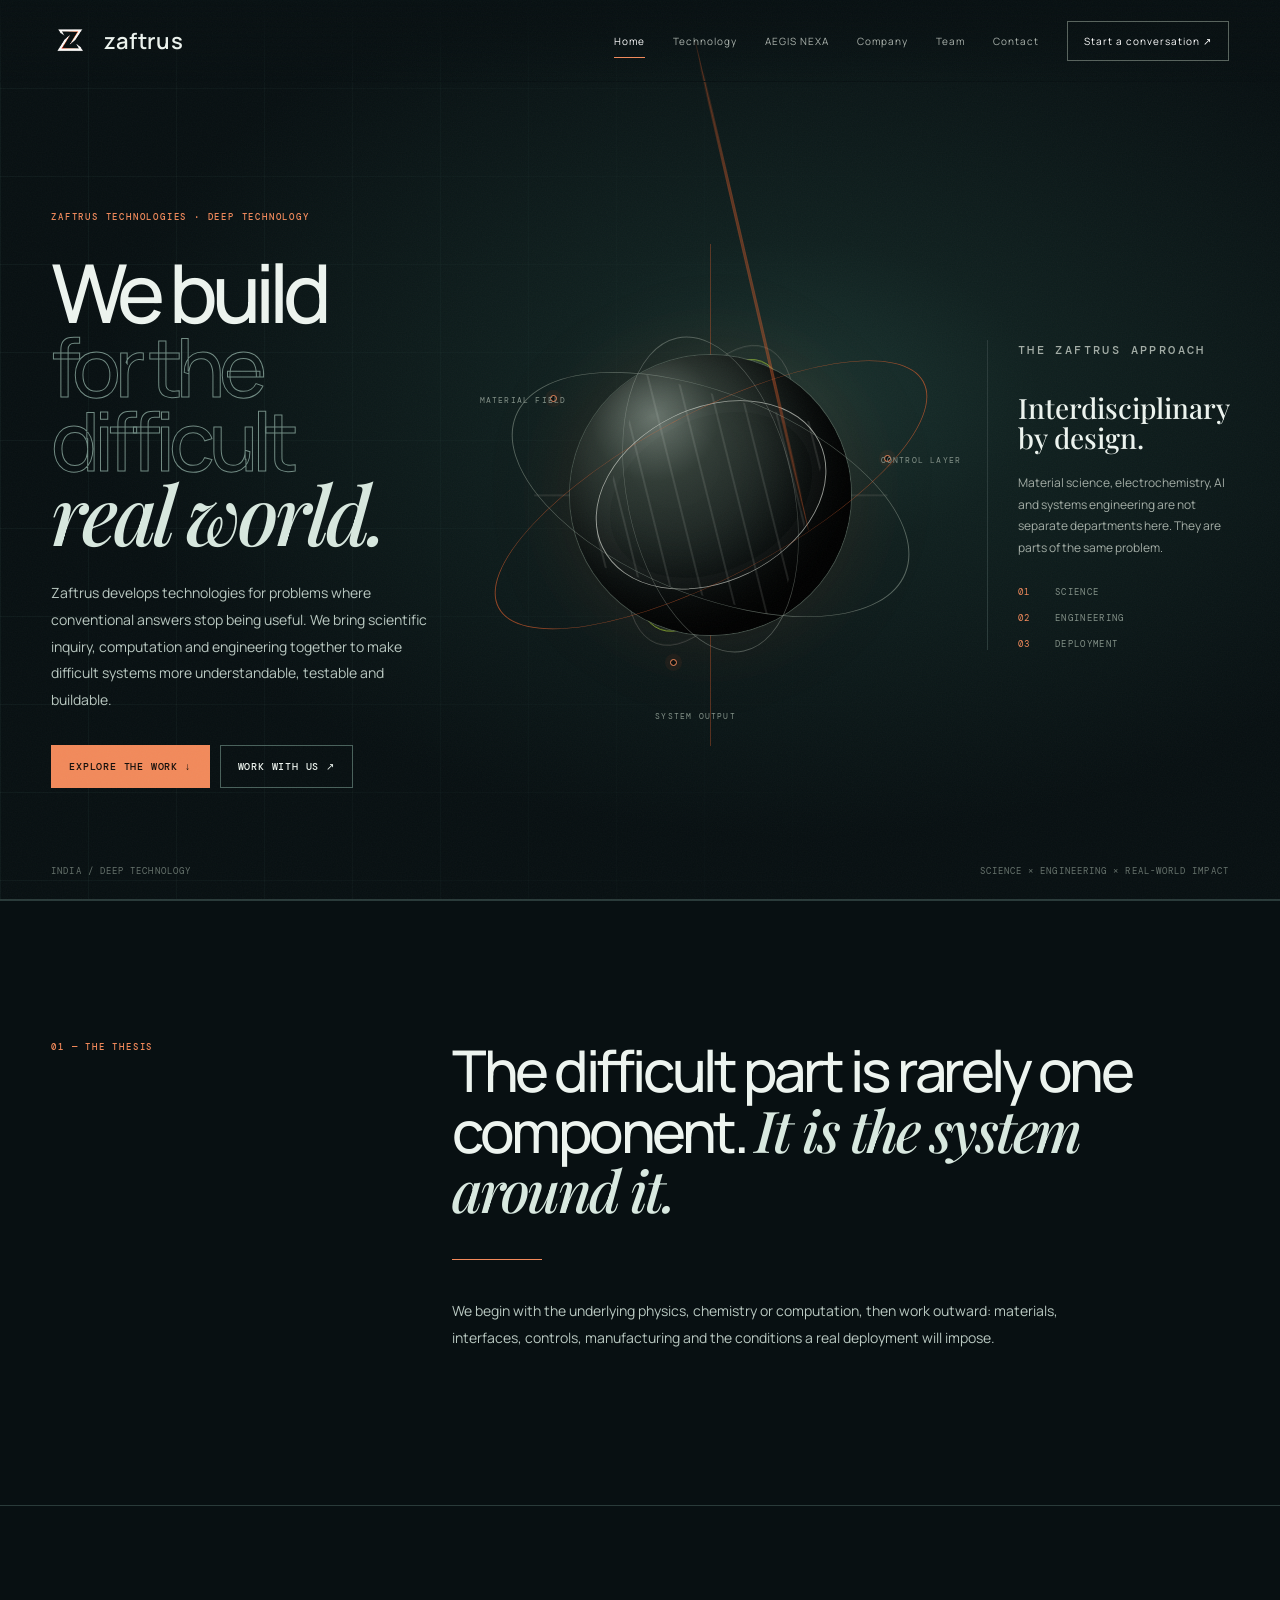
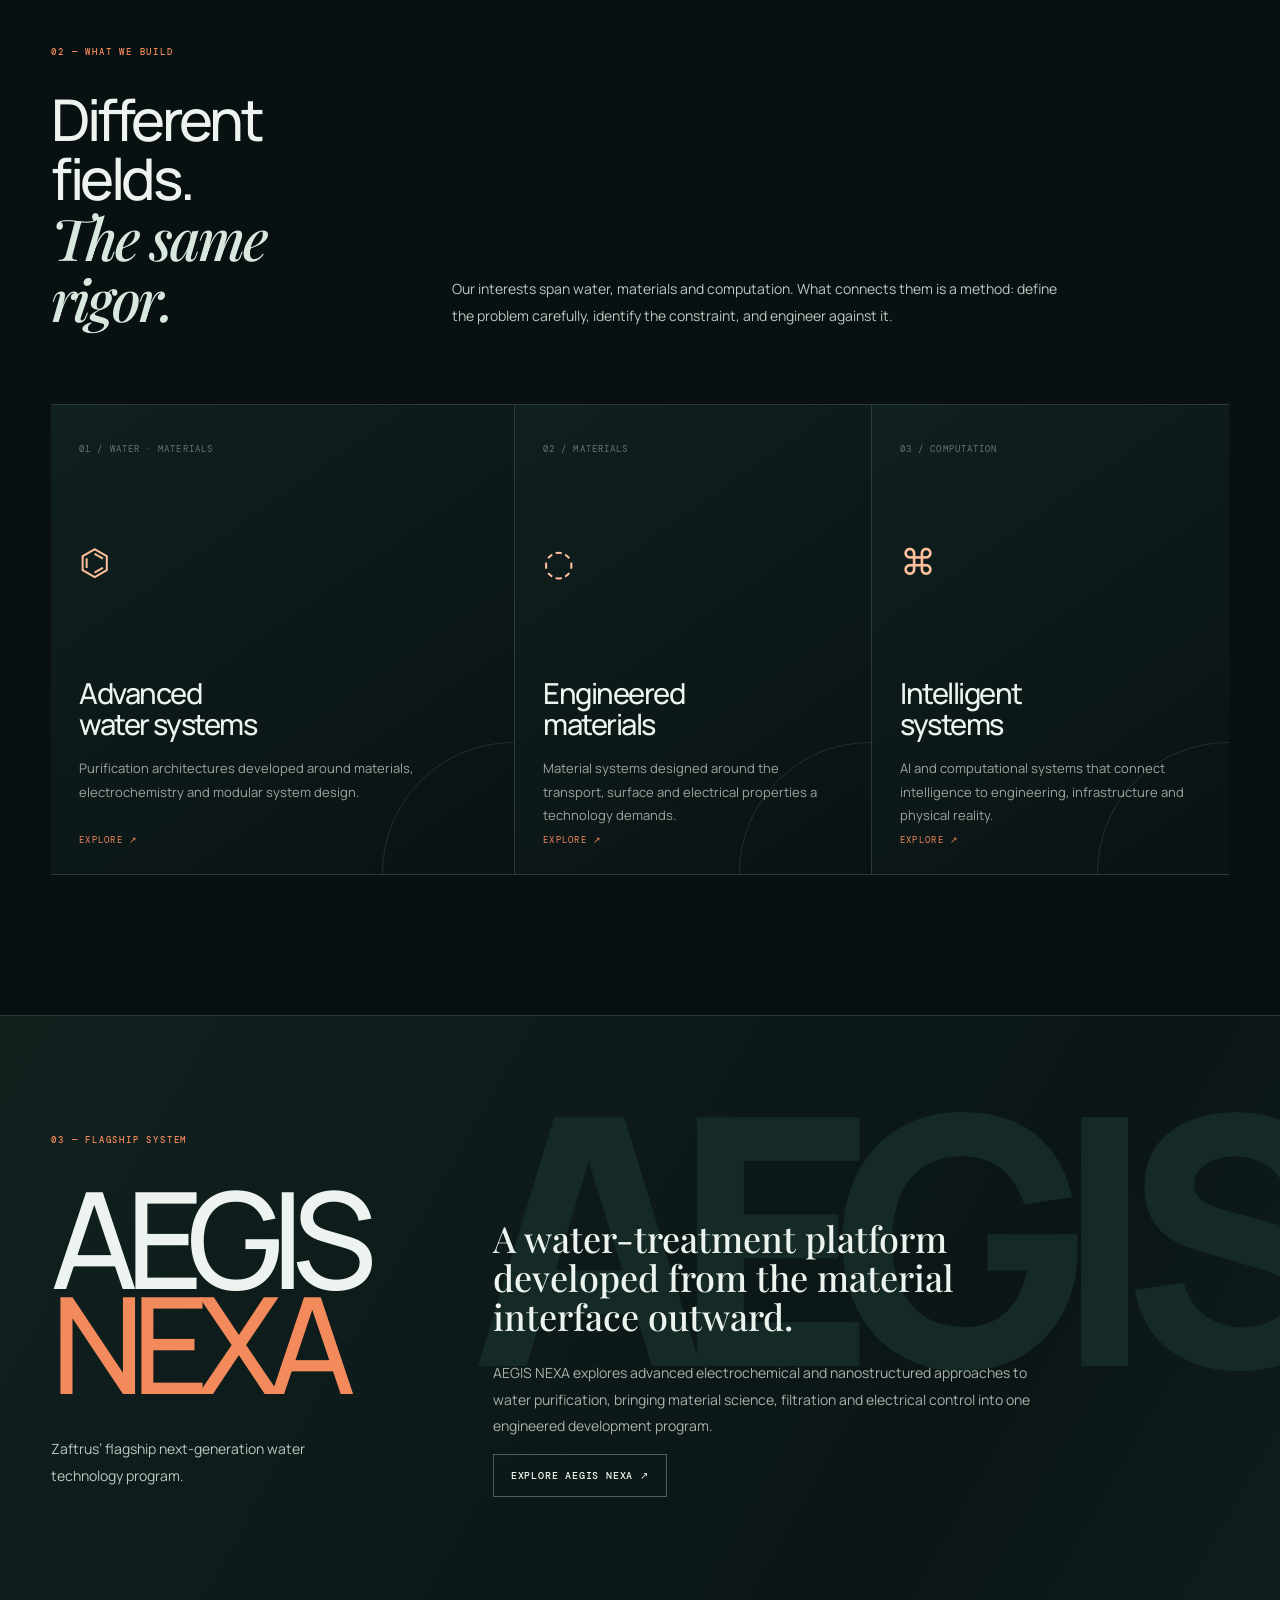
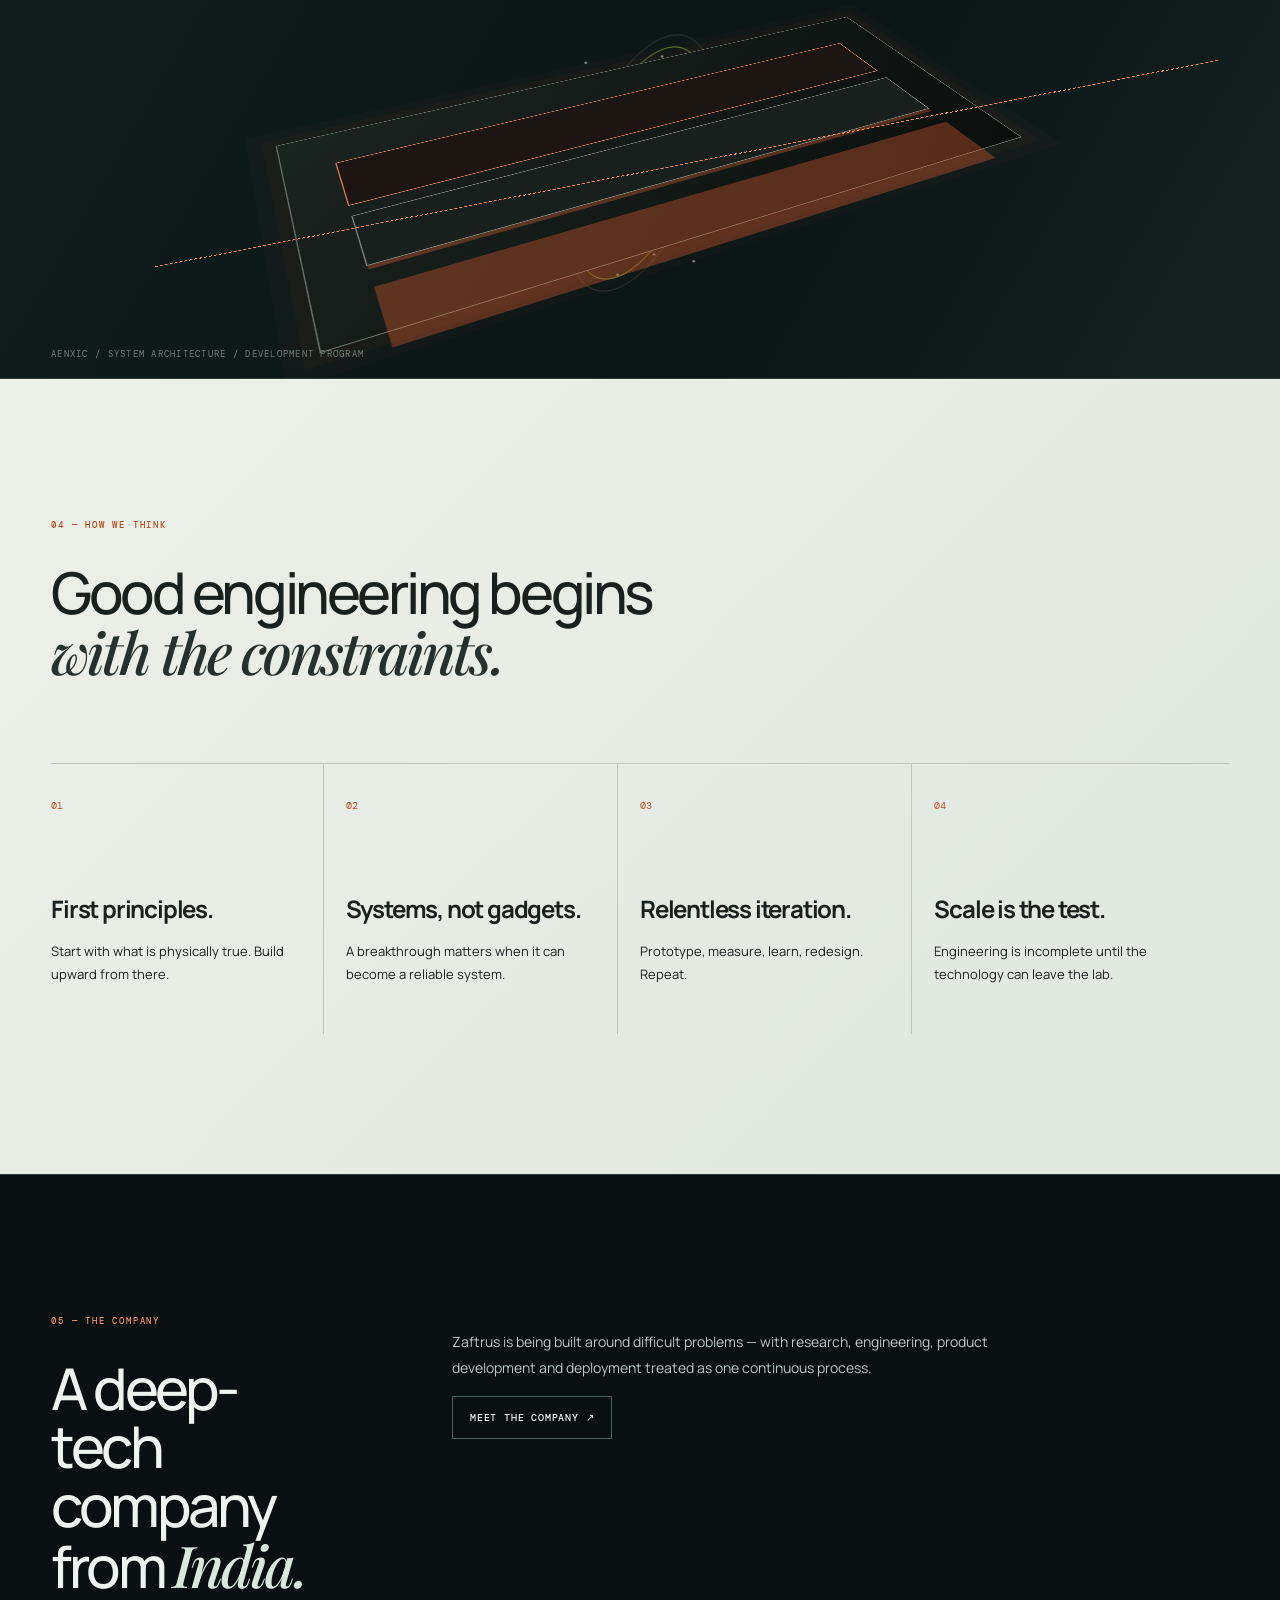
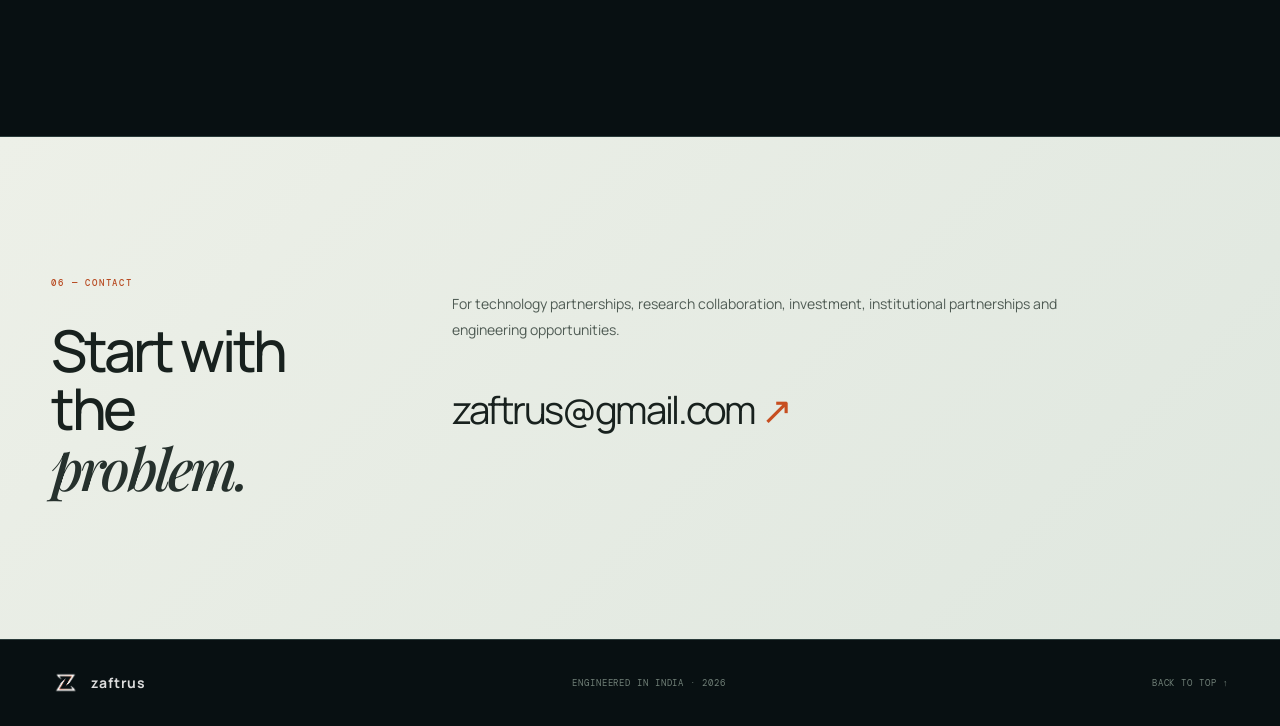
<file: index.html>
<!doctype html><html lang="en"><head><meta charset="utf-8"><meta name="viewport" content="width=device-width,initial-scale=1"><meta name="theme-color" content="#080a0b"><meta name="description" content="zaftrus — deep-tech systems for difficult problems."><link rel="icon" href="assets/zaftrus-emblem-small.png"><link rel="stylesheet" href="styles.css"><title>zaftrus</title><link rel="icon" type="image/png" href="favicon.png"></head><body><div class="noise"></div><div class="progress"></div><header class="nav"><a class="brand" href="index.html"><img src="assets/zaftrus-emblem.png" alt="zaftrus emblem"><span class="brand-name">zaftrus</span></a><nav class="navlinks"><a class="active" href="index.html">Home</a><a class="" href="technology.html">Technology</a><a class="" href="aegis-nexa.html">AEGIS NEXA</a><a class="" href="company.html">Company</a><a class="" href="team.html">Team</a><a class="" href="contact.html">Contact</a><a class="nav-cta" href="contact.html">Start a conversation ↗</a></nav><button class="menu" aria-label="Open menu" aria-expanded="false">☰</button></header><div class="mobile-panel"><a class="active" href="index.html">Home</a><a class="" href="technology.html">Technology</a><a class="" href="aegis-nexa.html">AEGIS NEXA</a><a class="" href="company.html">Company</a><a class="" href="team.html">Team</a><a class="" href="contact.html">Contact</a></div><main id="top"><section class="hero"><div class="hero-copy reveal"><p class="eyebrow">ZAFTRUS TECHNOLOGIES · DEEP TECHNOLOGY</p><h1>We build<br><span class="outline">for the difficult</span><br><span class="serif">real world.</span></h1><p class="lede">Zaftrus develops technologies for problems where conventional answers stop being useful. We bring scientific inquiry, computation and engineering together to make difficult systems more understandable, testable and buildable.</p><div class="actions"><a class="btn primary" href="#work">Explore the work ↓</a><a class="btn" href="contact.html">Work with us ↗</a></div></div><div class="hero-visual reveal"><canvas class="system-canvas" aria-label="Animated abstract engineering system visualization"></canvas><div class="orb"></div><div class="orbit"></div><div class="orbit o2"></div><div class="orbit o3"></div><span class="node n1"></span><span class="node n2"></span><span class="node n3"></span><span class="visual-label vl1">MATERIAL FIELD</span><span class="visual-label vl2">CONTROL LAYER</span><span class="visual-label vl3">SYSTEM OUTPUT</span></div><aside class="approach reveal"><p class="section-label">THE ZAFTRUS APPROACH</p><h3>Interdisciplinary by design.</h3><p>Material science, electrochemistry, AI and systems engineering are not separate departments here. They are parts of the same problem.</p><div class="approach-list"><div><b>01</b> SCIENCE</div><div><b>02</b> ENGINEERING</div><div><b>03</b> DEPLOYMENT</div></div></aside><div class="hero-meta"><span>INDIA / DEEP TECHNOLOGY</span><span>SCIENCE × ENGINEERING × REAL-WORLD IMPACT</span></div></section><section class="section split reveal"><div><p class="section-label">01 — THE THESIS</p></div><div><p class="display">The difficult part is rarely one component. <span class="serif">It is the system around it.</span></p><div class="rule"></div><p class="body">We begin with the underlying physics, chemistry or computation, then work outward: materials, interfaces, controls, manufacturing and the conditions a real deployment will impose.</p></div></section><section id="work" class="section reveal"><div class="work-head"><div><p class="section-label">02 — WHAT WE BUILD</p><p class="display">Different fields.<br><span class="serif">The same rigor.</span></p></div><p class="body">Our interests span water, materials and computation. What connects them is a method: define the problem carefully, identify the constraint, and engineer against it.</p></div><div class="work-grid"><a class="work-card" href="aegis-nexa.html"><span class="work-no">01 / WATER · MATERIALS</span><div class="work-icon">⌬</div><h3>Advanced<br>water systems</h3><p>Purification architectures developed around materials, electrochemistry and modular system design.</p><span class="work-link">EXPLORE ↗</span></a><a class="work-card" href="aegis-nexa/aenxic.html"><span class="work-no">02 / MATERIALS</span><div class="work-icon">◌</div><h3>Engineered<br>materials</h3><p>Material systems designed around the transport, surface and electrical properties a technology demands.</p><span class="work-link">EXPLORE ↗</span></a><a class="work-card" href="aegis-nexa/jarvis.html"><span class="work-no">03 / COMPUTATION</span><div class="work-icon">⌘</div><h3>Intelligent<br>systems</h3><p>AI and computational systems that connect intelligence to engineering, infrastructure and physical reality.</p><span class="work-link">EXPLORE ↗</span></a></div></section><section class="feature reveal"><div class="feature-grid"><div><p class="section-label">03 — FLAGSHIP SYSTEM</p><div class="feature-title">AEGIS<br><span>NEXA</span></div><p class="body">Zaftrus’ flagship next-generation water technology program.</p></div><div class="feature-copy"><h3>A water-treatment platform developed from the material interface outward.</h3><p class="body">AEGIS NEXA explores advanced electrochemical and nanostructured approaches to water purification, bringing material science, filtration and electrical control into one engineered development program.</p><a class="btn" href="aegis-nexa.html">Explore AEGIS NEXA ↗</a></div></div><div class="feature-visual"><canvas class="system-canvas" aria-label="Animated abstract system visualization"></canvas><div class="stack"></div><div class="flow-line"></div><span class="feature-note">AENXIC / SYSTEM ARCHITECTURE / DEVELOPMENT PROGRAM</span></div></section><section class="section light reveal"><p class="section-label">04 — HOW WE THINK</p><p class="display">Good engineering begins<br><span class="serif">with the constraints.</span></p><div class="principle-grid"><div class="principle"><span class="num">01</span><h3>First principles.</h3><p>Start with what is physically true. Build upward from there.</p></div><div class="principle"><span class="num">02</span><h3>Systems, not gadgets.</h3><p>A breakthrough matters when it can become a reliable system.</p></div><div class="principle"><span class="num">03</span><h3>Relentless iteration.</h3><p>Prototype, measure, learn, redesign. Repeat.</p></div><div class="principle"><span class="num">04</span><h3>Scale is the test.</h3><p>Engineering is incomplete until the technology can leave the lab.</p></div></div></section><section class="section split reveal"><div><p class="section-label">05 — THE COMPANY</p><p class="display">A deep-tech company from <span class="serif">India.</span></p></div><div><p class="body">Zaftrus is being built around difficult problems — with research, engineering, product development and deployment treated as one continuous process.</p><a class="btn" href="company.html">Meet the company ↗</a></div></section><section class="section light contact-grid reveal"><div><p class="section-label">06 — CONTACT</p><p class="display">Start with the<br><span class="serif">problem.</span></p></div><div><p class="body">For technology partnerships, research collaboration, investment, institutional partnerships and engineering opportunities.</p><a class="mail" href="mailto:zaftrus@gmail.com">zaftrus@gmail.com <span>↗</span></a></div></section></main><footer><a class="footer-brand" href="index.html"><img src="assets/zaftrus-emblem.png" alt=""><strong>zaftrus</strong></a><span class="footer-copy">ENGINEERED IN INDIA · 2026</span><a class="top" href="#top">BACK TO TOP ↑</a></footer><script src="script.js"></script></body></html>
</file>
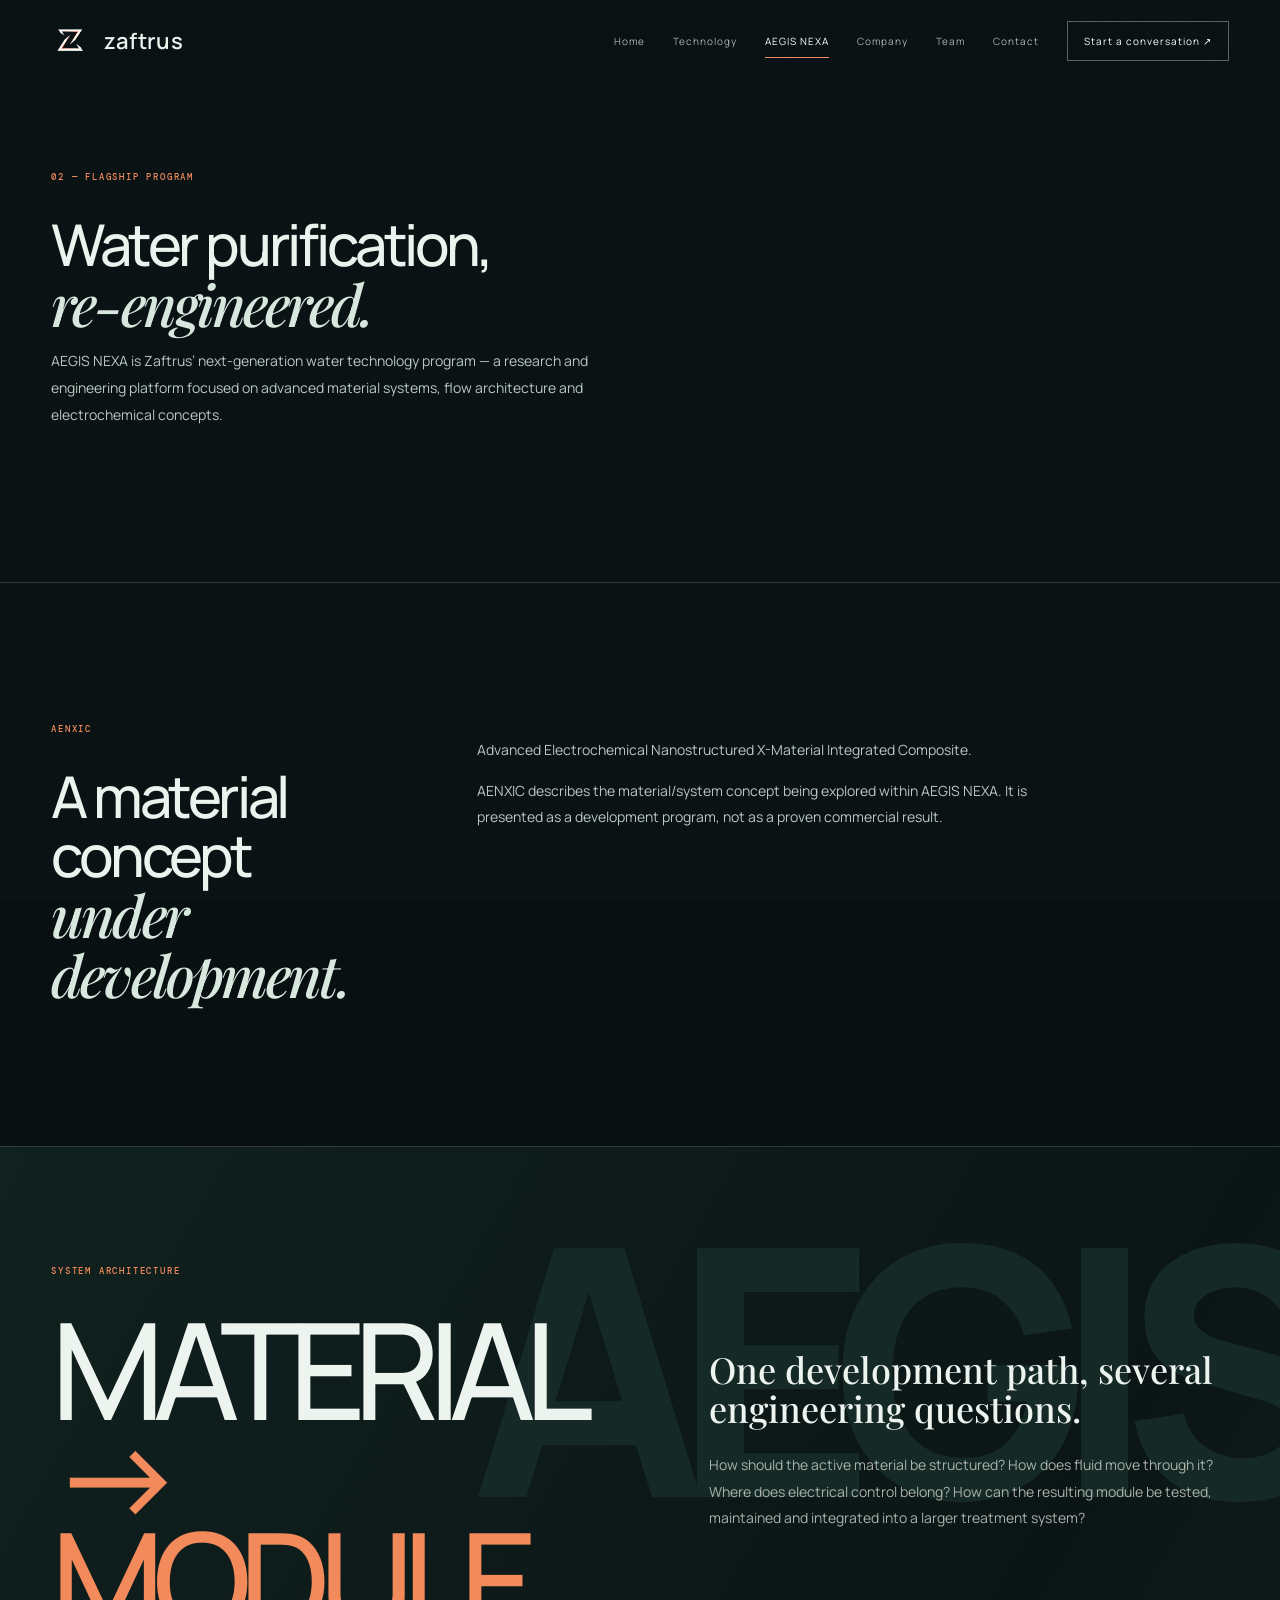
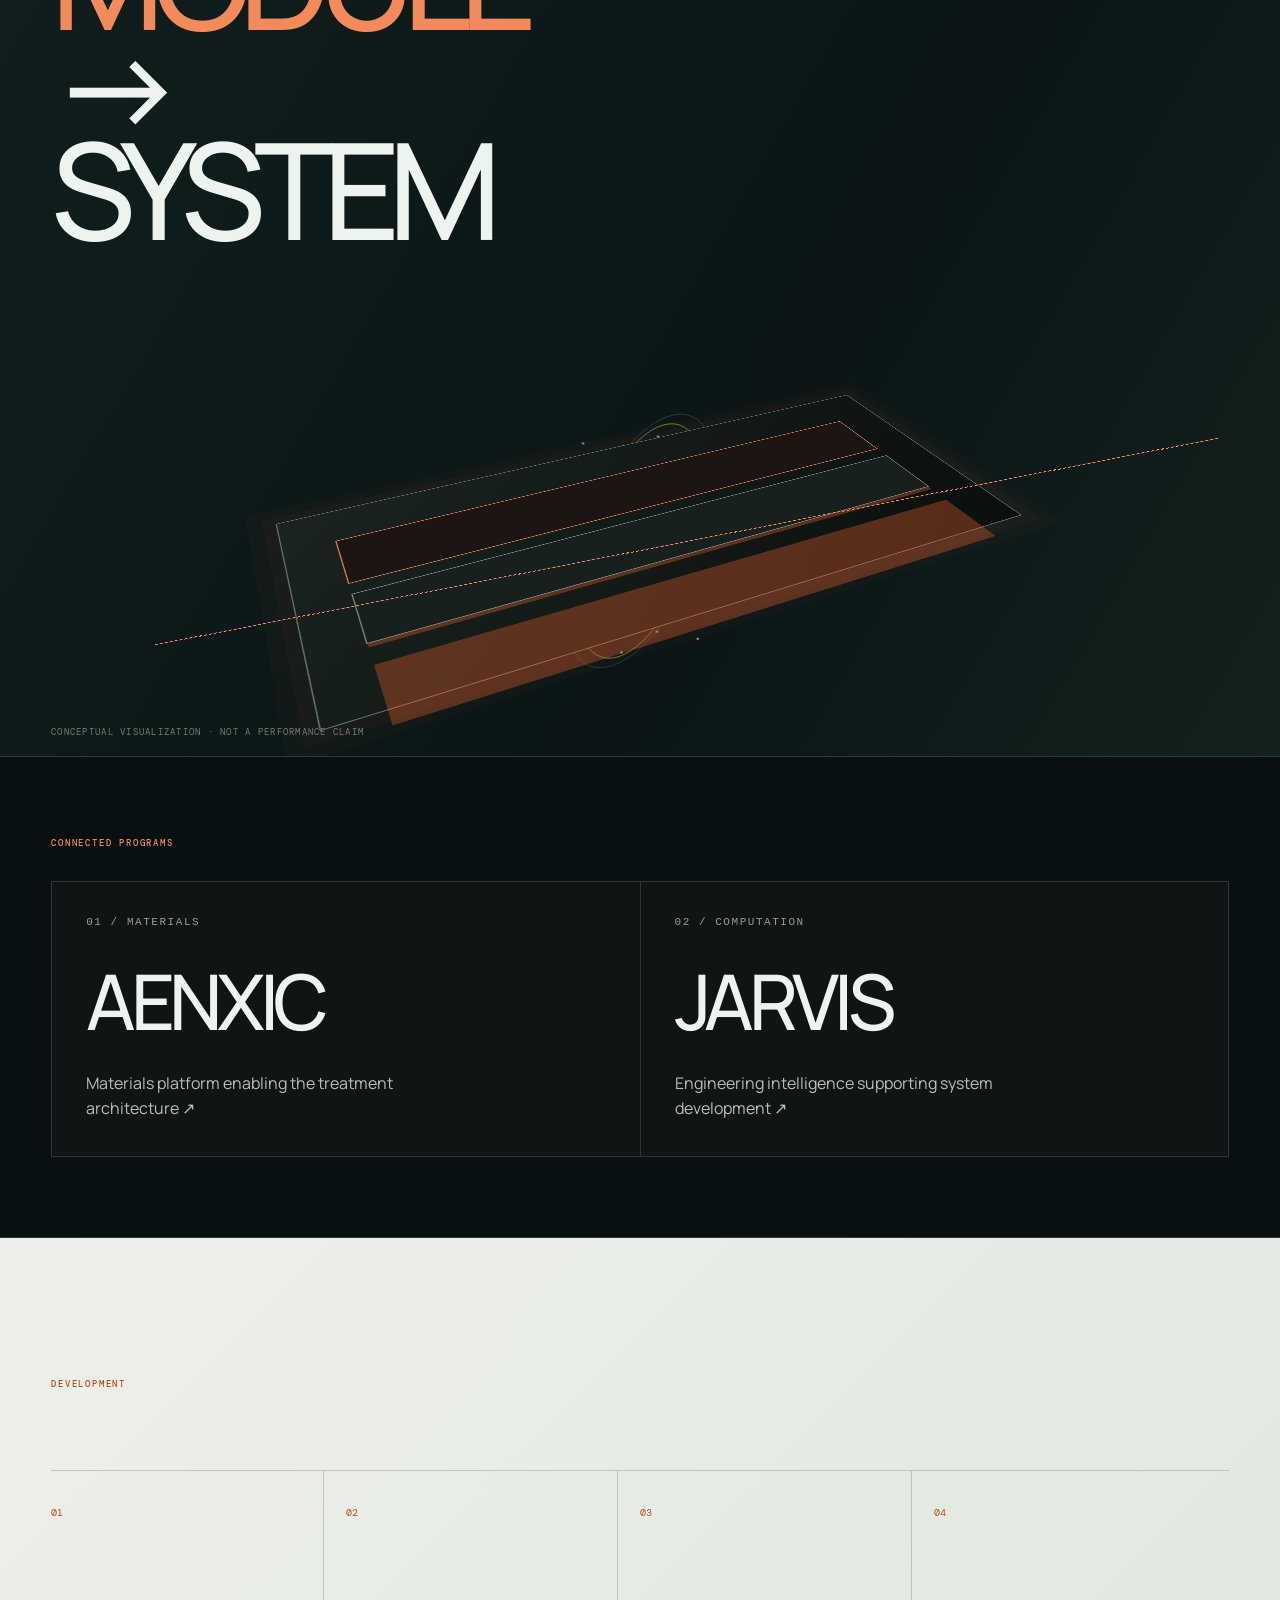
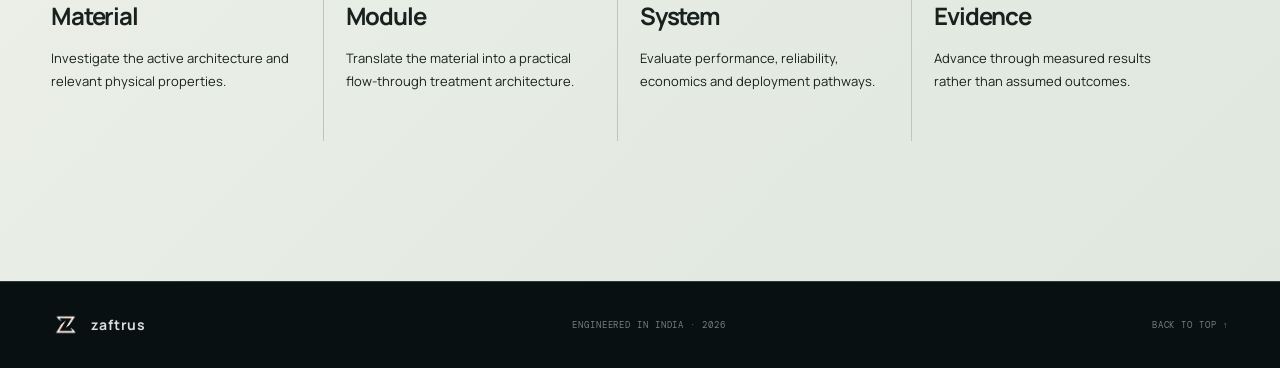
<file: aegis-nexa.html>
<!doctype html><html lang="en"><head><meta charset="utf-8"><meta name="viewport" content="width=device-width,initial-scale=1"><meta name="theme-color" content="#080a0b"><meta name="description" content="zaftrus — deep-tech systems for difficult problems."><link rel="icon" href="assets/zaftrus-emblem-small.png"><link rel="stylesheet" href="styles.css"><title>AEGIS NEXA — zaftrus</title></head><body><div class="noise"></div><div class="progress"></div><header class="nav"><a class="brand" href="index.html"><img src="assets/zaftrus-emblem.png" alt="zaftrus emblem"><span class="brand-name">zaftrus</span></a><nav class="navlinks"><a class="" href="index.html">Home</a><a class="" href="technology.html">Technology</a><a class="active" href="aegis-nexa.html">AEGIS NEXA</a><a class="" href="company.html">Company</a><a class="" href="team.html">Team</a><a class="" href="contact.html">Contact</a><a class="nav-cta" href="contact.html">Start a conversation ↗</a></nav><button class="menu" aria-label="Open menu" aria-expanded="false">☰</button></header><div class="mobile-panel"><a class="" href="index.html">Home</a><a class="" href="technology.html">Technology</a><a class="active" href="aegis-nexa.html">AEGIS NEXA</a><a class="" href="company.html">Company</a><a class="" href="team.html">Team</a><a class="" href="contact.html">Contact</a></div><main id="top"><section class="section" style="padding-top:170px"><p class="section-label">02 — FLAGSHIP PROGRAM</p><p class="display">Water purification,<br><span class="serif">re-engineered.</span></p><p class="body">AEGIS NEXA is Zaftrus’ next-generation water technology program — a research and engineering platform focused on advanced material systems, flow architecture and electrochemical concepts.</p></section><section class="section split"><div><p class="section-label">AENXIC</p><p class="display">A material concept<br><span class="serif">under development.</span></p></div><div><p class="body">Advanced Electrochemical Nanostructured X-Material Integrated Composite.</p><p class="body">AENXIC describes the material/system concept being explored within AEGIS NEXA. It is presented as a development program, not as a proven commercial result.</p></div></section><section class="feature"><div class="feature-grid"><div><p class="section-label">SYSTEM ARCHITECTURE</p><div class="feature-title">MATERIAL<br><span>→ MODULE</span><br>→ SYSTEM</div></div><div class="feature-copy"><h3>One development path, several engineering questions.</h3><p class="body">How should the active material be structured? How does fluid move through it? Where does electrical control belong? How can the resulting module be tested, maintained and integrated into a larger treatment system?</p></div></div><div class="feature-visual"><canvas class="system-canvas" aria-label="Animated abstract system visualization"></canvas><div class="stack"></div><div class="flow-line"></div><span class="feature-note">CONCEPTUAL VISUALIZATION · NOT A PERFORMANCE CLAIM</span></div></section><section class="section related-programs"><p class="section-label">CONNECTED PROGRAMS</p><div class="related-grid"><a class="related-link" href="aegis-nexa/aenxic.html"><span>01 / MATERIALS</span><strong>AENXIC</strong><em>Materials platform enabling the treatment architecture ↗</em></a><a class="related-link" href="aegis-nexa/jarvis.html"><span>02 / COMPUTATION</span><strong>JARVIS</strong><em>Engineering intelligence supporting system development ↗</em></a></div></section><section class="section light"><p class="section-label">DEVELOPMENT</p><div class="principle-grid"><div class="principle"><span class="num">01</span><h3>Material</h3><p>Investigate the active architecture and relevant physical properties.</p></div><div class="principle"><span class="num">02</span><h3>Module</h3><p>Translate the material into a practical flow-through treatment architecture.</p></div><div class="principle"><span class="num">03</span><h3>System</h3><p>Evaluate performance, reliability, economics and deployment pathways.</p></div><div class="principle"><span class="num">04</span><h3>Evidence</h3><p>Advance through measured results rather than assumed outcomes.</p></div></div></section></main><footer><a class="footer-brand" href="index.html"><img src="assets/zaftrus-emblem.png" alt=""><strong>zaftrus</strong></a><span class="footer-copy">ENGINEERED IN INDIA · 2026</span><a class="top" href="#top">BACK TO TOP ↑</a></footer><script src="script.js"></script></body></html>
</file>
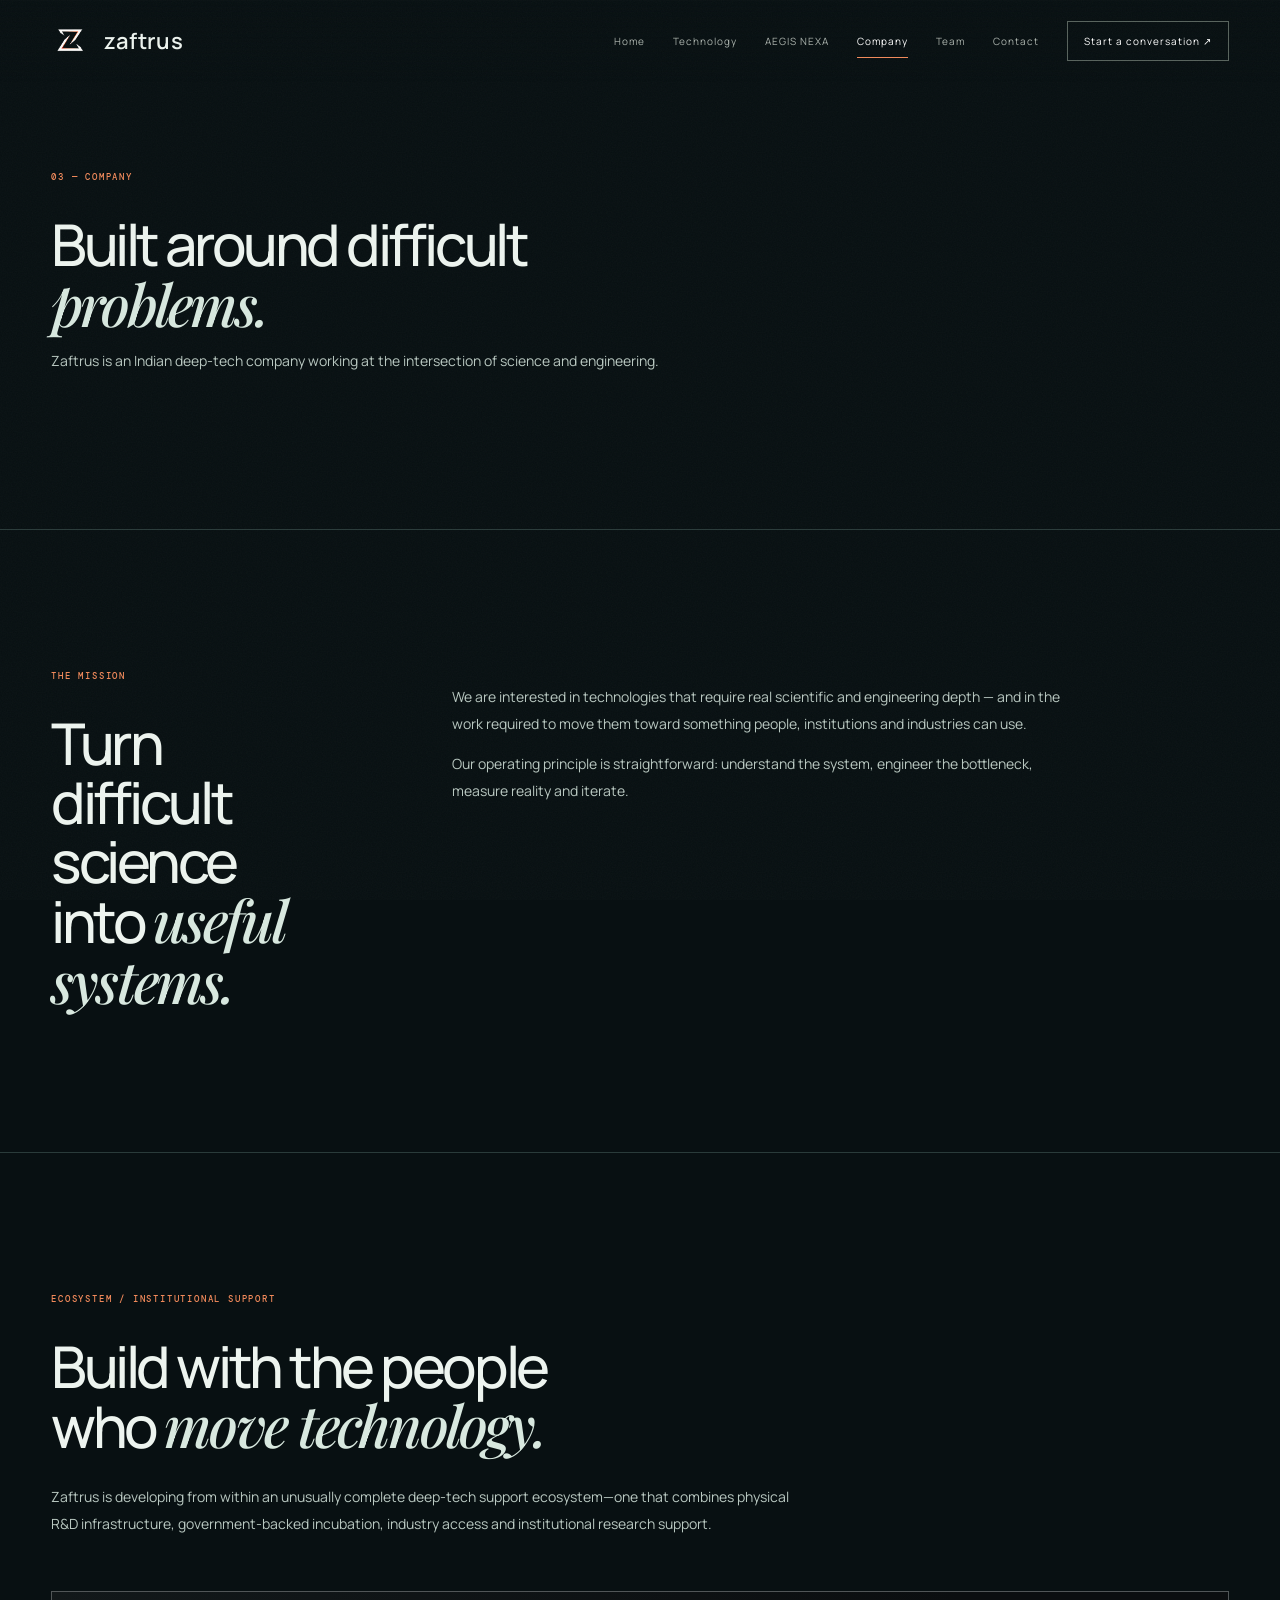
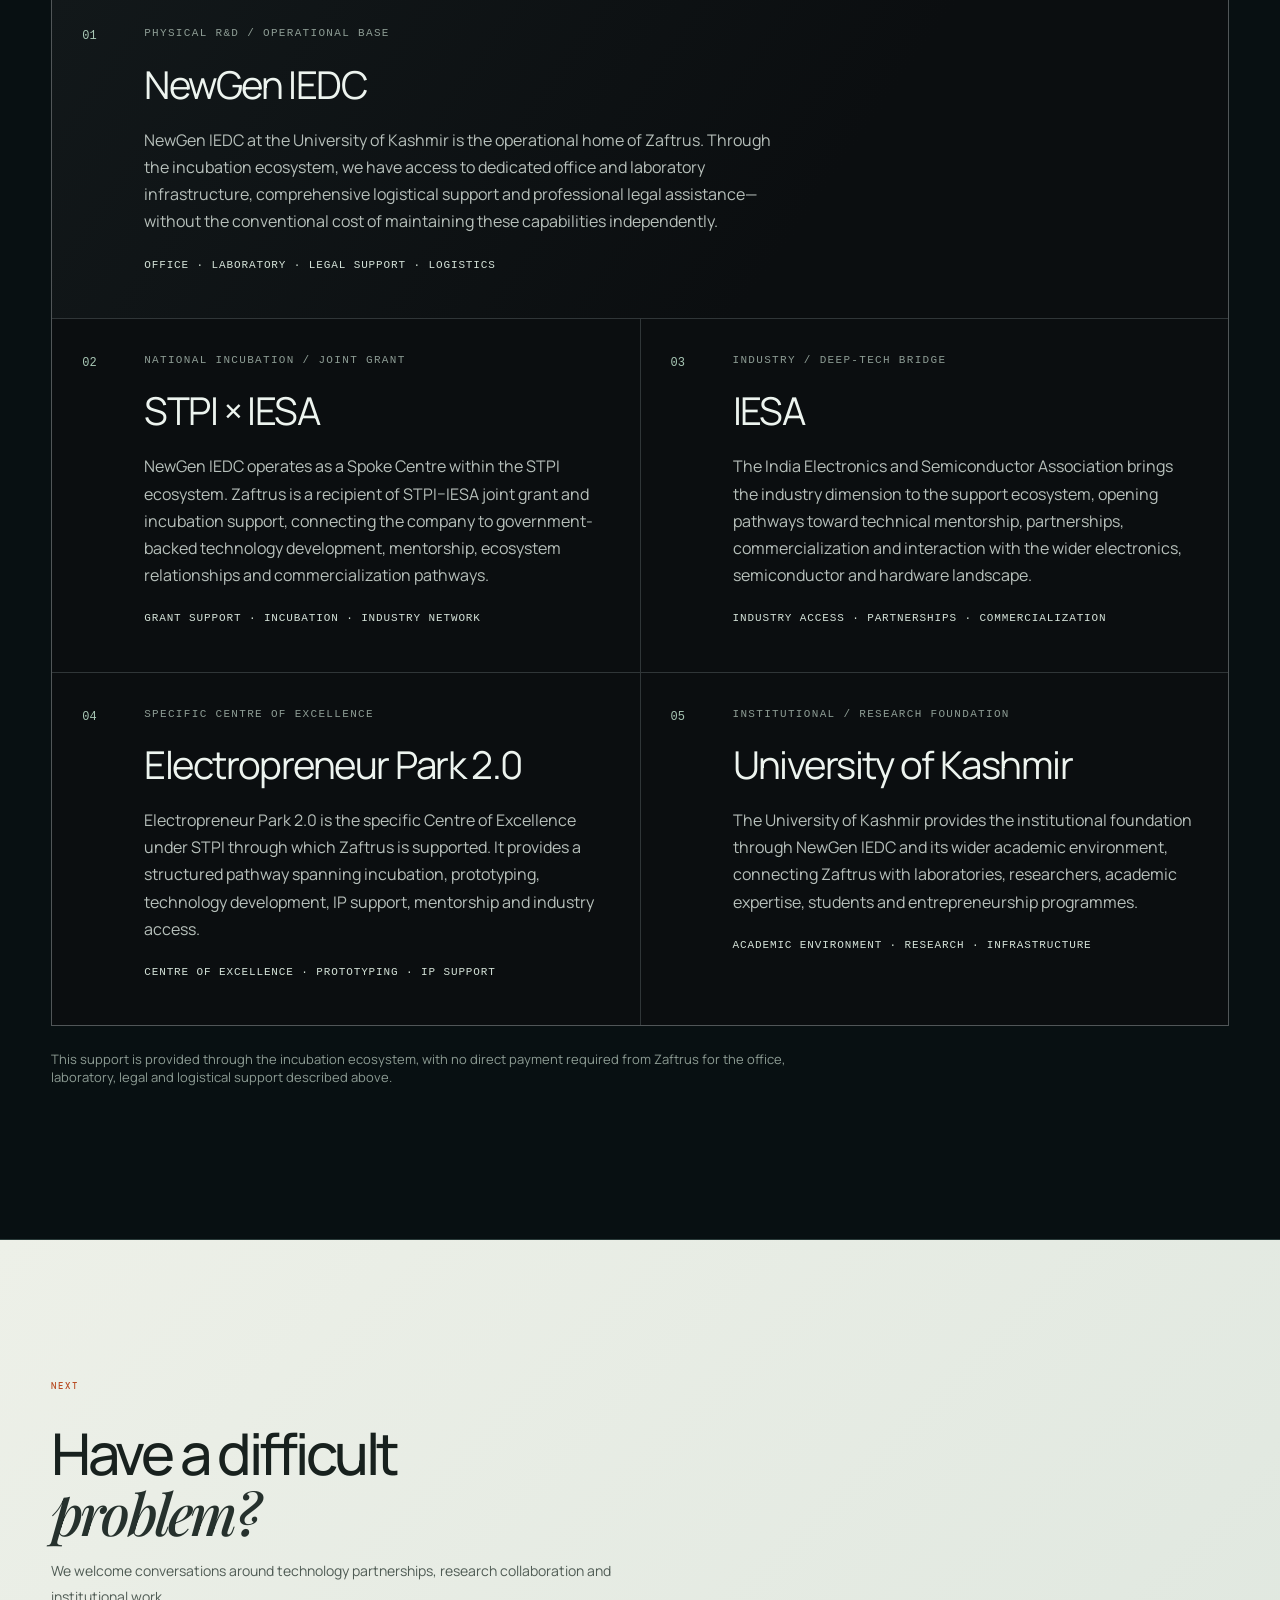
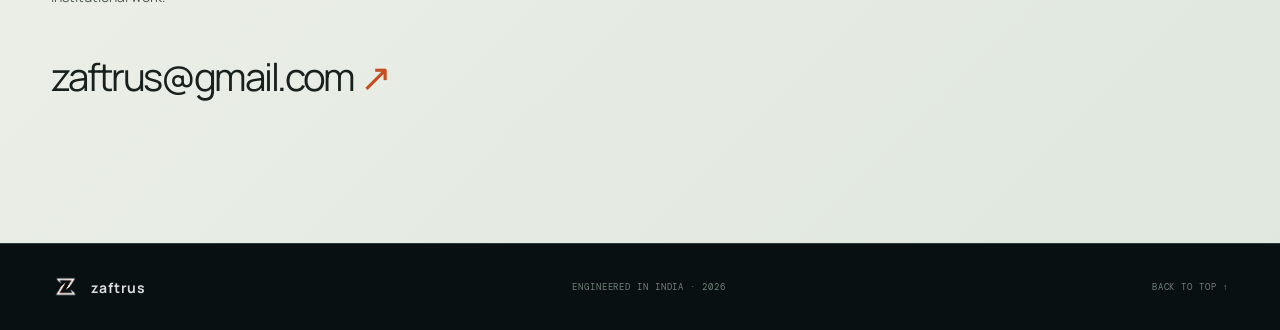
<file: company.html>
<!doctype html><html lang="en"><head><meta charset="utf-8"><meta name="viewport" content="width=device-width,initial-scale=1"><meta name="theme-color" content="#080a0b"><meta name="description" content="zaftrus — deep-tech systems for difficult problems."><link rel="icon" href="assets/zaftrus-emblem-small.png"><link rel="stylesheet" href="styles.css"><title>Company — zaftrus</title></head><body><div class="noise"></div><div class="progress"></div><header class="nav"><a class="brand" href="index.html"><img src="assets/zaftrus-emblem.png" alt="zaftrus emblem"><span class="brand-name">zaftrus</span></a><nav class="navlinks"><a class="" href="index.html">Home</a><a class="" href="technology.html">Technology</a><a class="" href="aegis-nexa.html">AEGIS NEXA</a><a class="active" href="company.html">Company</a><a class="" href="team.html">Team</a><a class="" href="contact.html">Contact</a><a class="nav-cta" href="contact.html">Start a conversation ↗</a></nav><button class="menu" aria-label="Open menu" aria-expanded="false">☰</button></header><div class="mobile-panel"><a class="" href="index.html">Home</a><a class="" href="technology.html">Technology</a><a class="" href="aegis-nexa.html">AEGIS NEXA</a><a class="active" href="company.html">Company</a><a class="" href="team.html">Team</a><a class="" href="contact.html">Contact</a></div><main id="top"><section class="section" style="padding-top:170px"><p class="section-label">03 — COMPANY</p><p class="display">Built around difficult<br><span class="serif">problems.</span></p><p class="body">Zaftrus is an Indian deep-tech company working at the intersection of science and engineering.</p></section><section class="section split"><div><p class="section-label">THE MISSION</p><p class="display">Turn difficult science into <span class="serif">useful systems.</span></p></div><div><p class="body">We are interested in technologies that require real scientific and engineering depth — and in the work required to move them toward something people, institutions and industries can use.</p><p class="body">Our operating principle is straightforward: understand the system, engineer the bottleneck, measure reality and iterate.</p></div></section><section class="section ecosystem-section"><p class="section-label">ECOSYSTEM / INSTITUTIONAL SUPPORT</p><p class="display">Build with the people<br>who <span class="serif">move technology.</span></p><p class="body ecosystem-intro">Zaftrus is developing from within an unusually complete deep-tech support ecosystem—one that combines physical R&amp;D infrastructure, government-backed incubation, industry access and institutional research support.</p><div class="ecosystem-grid"><article class="ecosystem-card featured"><div class="ecosystem-index">01</div><div><p class="ecosystem-kicker">PHYSICAL R&amp;D / OPERATIONAL BASE</p><h3>NewGen IEDC</h3><p>NewGen IEDC at the University of Kashmir is the operational home of Zaftrus. Through the incubation ecosystem, we have access to dedicated office and laboratory infrastructure, comprehensive logistical support and professional legal assistance—without the conventional cost of maintaining these capabilities independently.</p><p class="ecosystem-note">Office · Laboratory · Legal support · Logistics</p></div></article><article class="ecosystem-card"><div class="ecosystem-index">02</div><div><p class="ecosystem-kicker">NATIONAL INCUBATION / JOINT GRANT</p><h3>STPI × IESA</h3><p>NewGen IEDC operates as a Spoke Centre within the STPI ecosystem. Zaftrus is a recipient of STPI–IESA joint grant and incubation support, connecting the company to government-backed technology development, mentorship, ecosystem relationships and commercialization pathways.</p><p class="ecosystem-note">Grant support · Incubation · Industry network</p></div></article><article class="ecosystem-card"><div class="ecosystem-index">03</div><div><p class="ecosystem-kicker">INDUSTRY / DEEP-TECH BRIDGE</p><h3>IESA</h3><p>The India Electronics and Semiconductor Association brings the industry dimension to the support ecosystem, opening pathways toward technical mentorship, partnerships, commercialization and interaction with the wider electronics, semiconductor and hardware landscape.</p><p class="ecosystem-note">Industry access · Partnerships · Commercialization</p></div></article><article class="ecosystem-card"><div class="ecosystem-index">04</div><div><p class="ecosystem-kicker">SPECIFIC CENTRE OF EXCELLENCE</p><h3>Electropreneur Park 2.0</h3><p>Electropreneur Park 2.0 is the specific Centre of Excellence under STPI through which Zaftrus is supported. It provides a structured pathway spanning incubation, prototyping, technology development, IP support, mentorship and industry access.</p><p class="ecosystem-note">Centre of Excellence · Prototyping · IP support</p></div></article><article class="ecosystem-card"><div class="ecosystem-index">05</div><div><p class="ecosystem-kicker">INSTITUTIONAL / RESEARCH FOUNDATION</p><h3>University of Kashmir</h3><p>The University of Kashmir provides the institutional foundation through NewGen IEDC and its wider academic environment, connecting Zaftrus with laboratories, researchers, academic expertise, students and entrepreneurship programmes.</p><p class="ecosystem-note">Academic environment · Research · Infrastructure</p></div></article></div><p class="ecosystem-footnote">This support is provided through the incubation ecosystem, with no direct payment required from Zaftrus for the office, laboratory, legal and logistical support described above.</p></section><section class="section light"><p class="section-label">NEXT</p><p class="display">Have a difficult<br><span class="serif">problem?</span></p><p class="body">We welcome conversations around technology partnerships, research collaboration and institutional work.</p><a class="mail" href="mailto:zaftrus@gmail.com">zaftrus@gmail.com <span>↗</span></a></section></main><footer><a class="footer-brand" href="index.html"><img src="assets/zaftrus-emblem.png" alt=""><strong>zaftrus</strong></a><span class="footer-copy">ENGINEERED IN INDIA · 2026</span><a class="top" href="#top">BACK TO TOP ↑</a></footer><script src="script.js"></script></body></html>
</file>
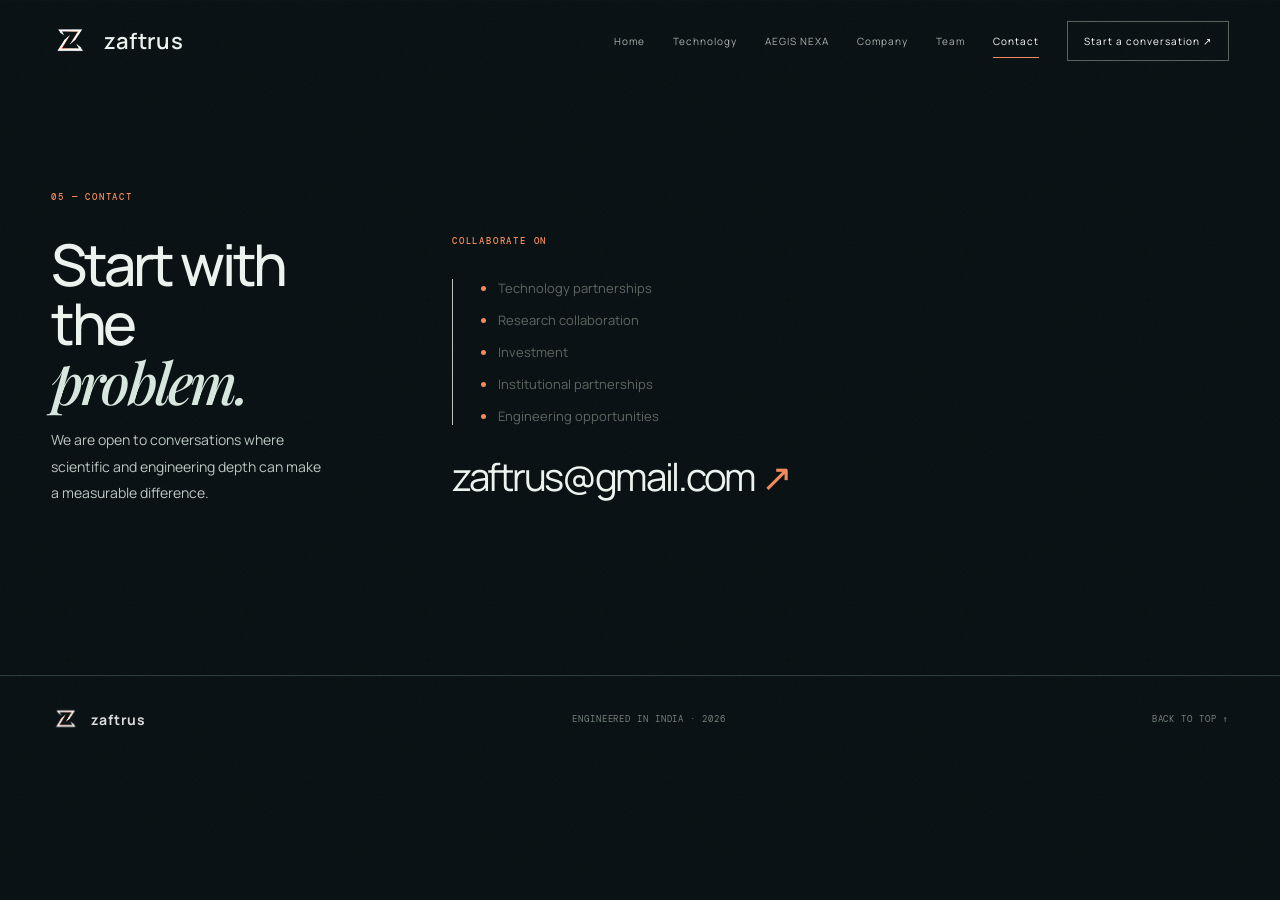
<file: contact.html>
<!doctype html><html lang="en"><head><meta charset="utf-8"><meta name="viewport" content="width=device-width,initial-scale=1"><meta name="theme-color" content="#080a0b"><meta name="description" content="zaftrus — deep-tech systems for difficult problems."><link rel="icon" href="assets/zaftrus-emblem-small.png"><link rel="stylesheet" href="styles.css"><title>Contact — zaftrus</title></head><body><div class="noise"></div><div class="progress"></div><header class="nav"><a class="brand" href="index.html"><img src="assets/zaftrus-emblem.png" alt="zaftrus emblem"><span class="brand-name">zaftrus</span></a><nav class="navlinks"><a class="" href="index.html">Home</a><a class="" href="technology.html">Technology</a><a class="" href="aegis-nexa.html">AEGIS NEXA</a><a class="" href="company.html">Company</a><a class="" href="team.html">Team</a><a class="active" href="contact.html">Contact</a><a class="nav-cta" href="contact.html">Start a conversation ↗</a></nav><button class="menu" aria-label="Open menu" aria-expanded="false">☰</button></header><div class="mobile-panel"><a class="" href="index.html">Home</a><a class="" href="technology.html">Technology</a><a class="" href="aegis-nexa.html">AEGIS NEXA</a><a class="" href="company.html">Company</a><a class="" href="team.html">Team</a><a class="active" href="contact.html">Contact</a></div><main id="top"><section class="section" style="padding-top:190px;min-height:75vh"><p class="section-label">05 — CONTACT</p><div class="contact-grid"><div><p class="display">Start with the<br><span class="serif">problem.</span></p><p class="body">We are open to conversations where scientific and engineering depth can make a measurable difference.</p></div><div><p class="section-label">COLLABORATE ON</p><div class="contact-list"><span>Technology partnerships</span><span>Research collaboration</span><span>Investment</span><span>Institutional partnerships</span><span>Engineering opportunities</span></div><a class="mail" href="mailto:zaftrus@gmail.com">zaftrus@gmail.com <span>↗</span></a></div></div></section></main><footer><a class="footer-brand" href="index.html"><img src="assets/zaftrus-emblem.png" alt=""><strong>zaftrus</strong></a><span class="footer-copy">ENGINEERED IN INDIA · 2026</span><a class="top" href="#top">BACK TO TOP ↑</a></footer><script src="script.js"></script></body></html>
</file>
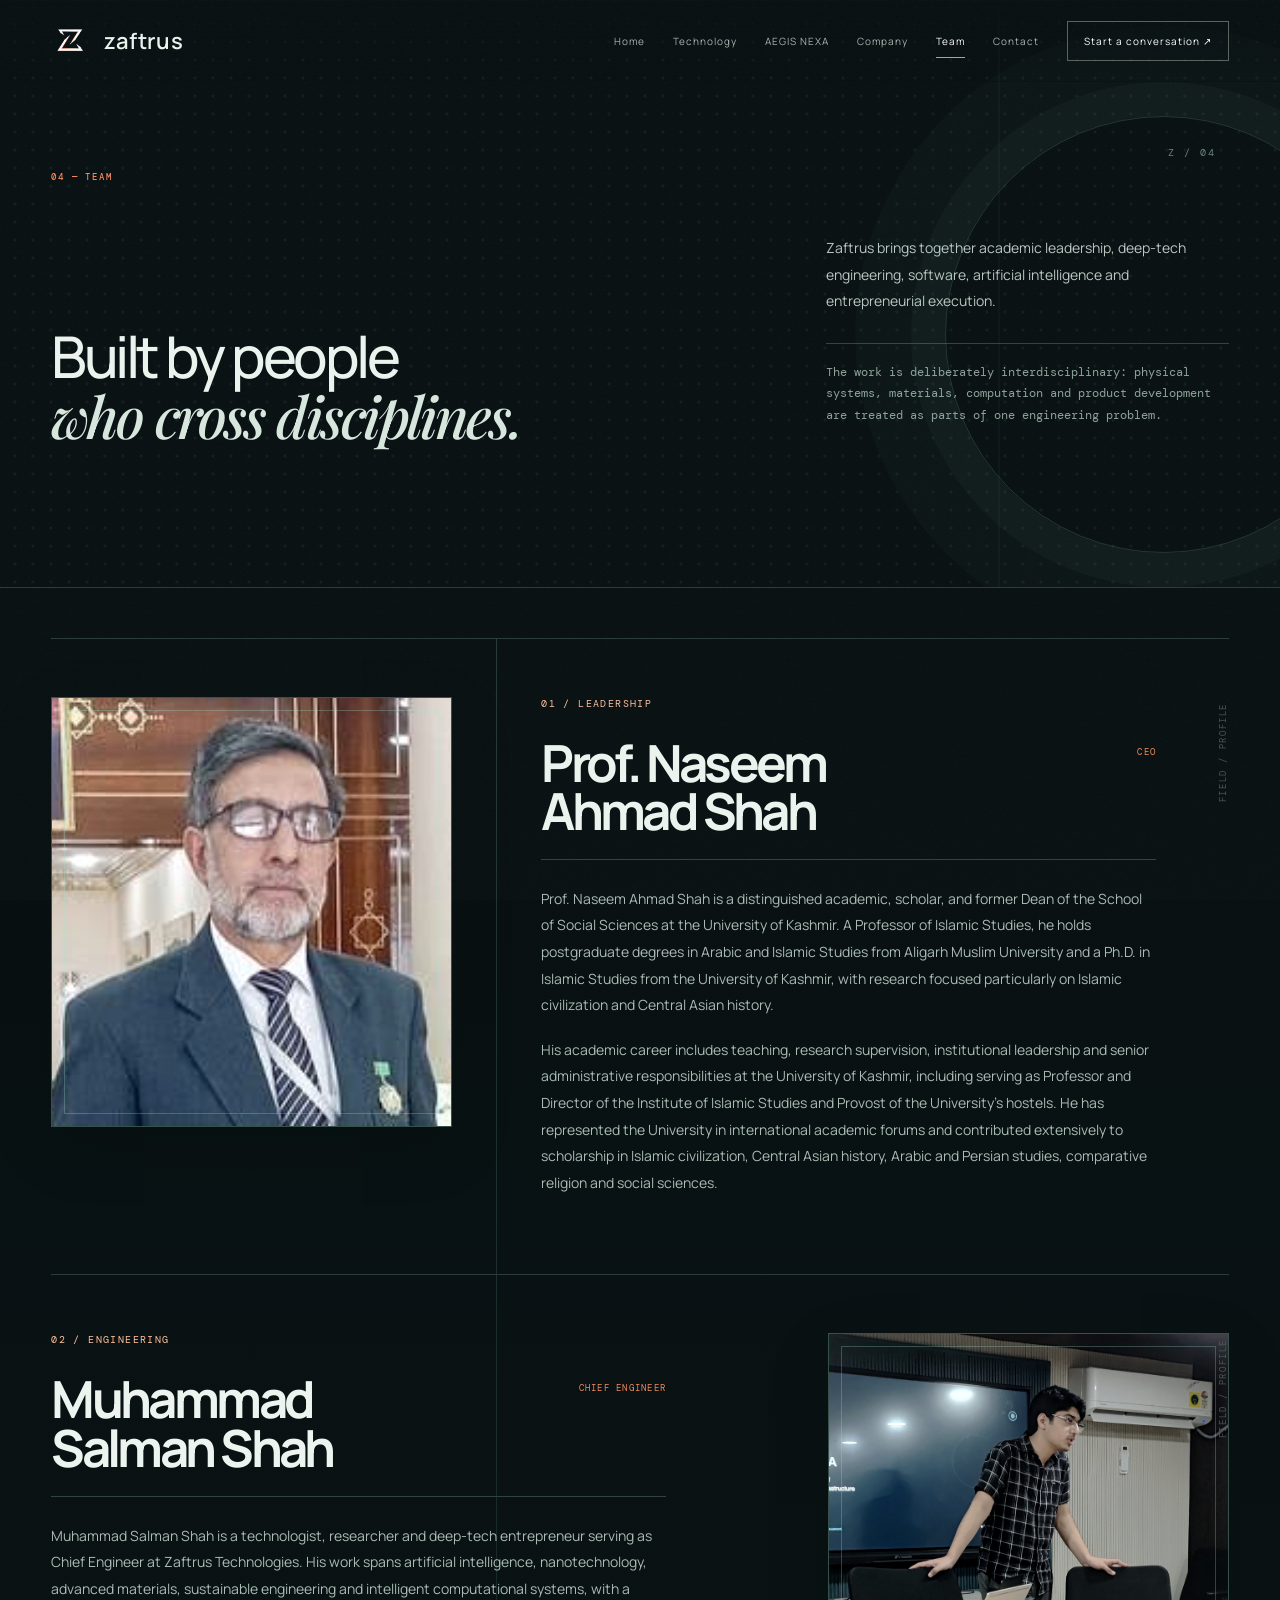
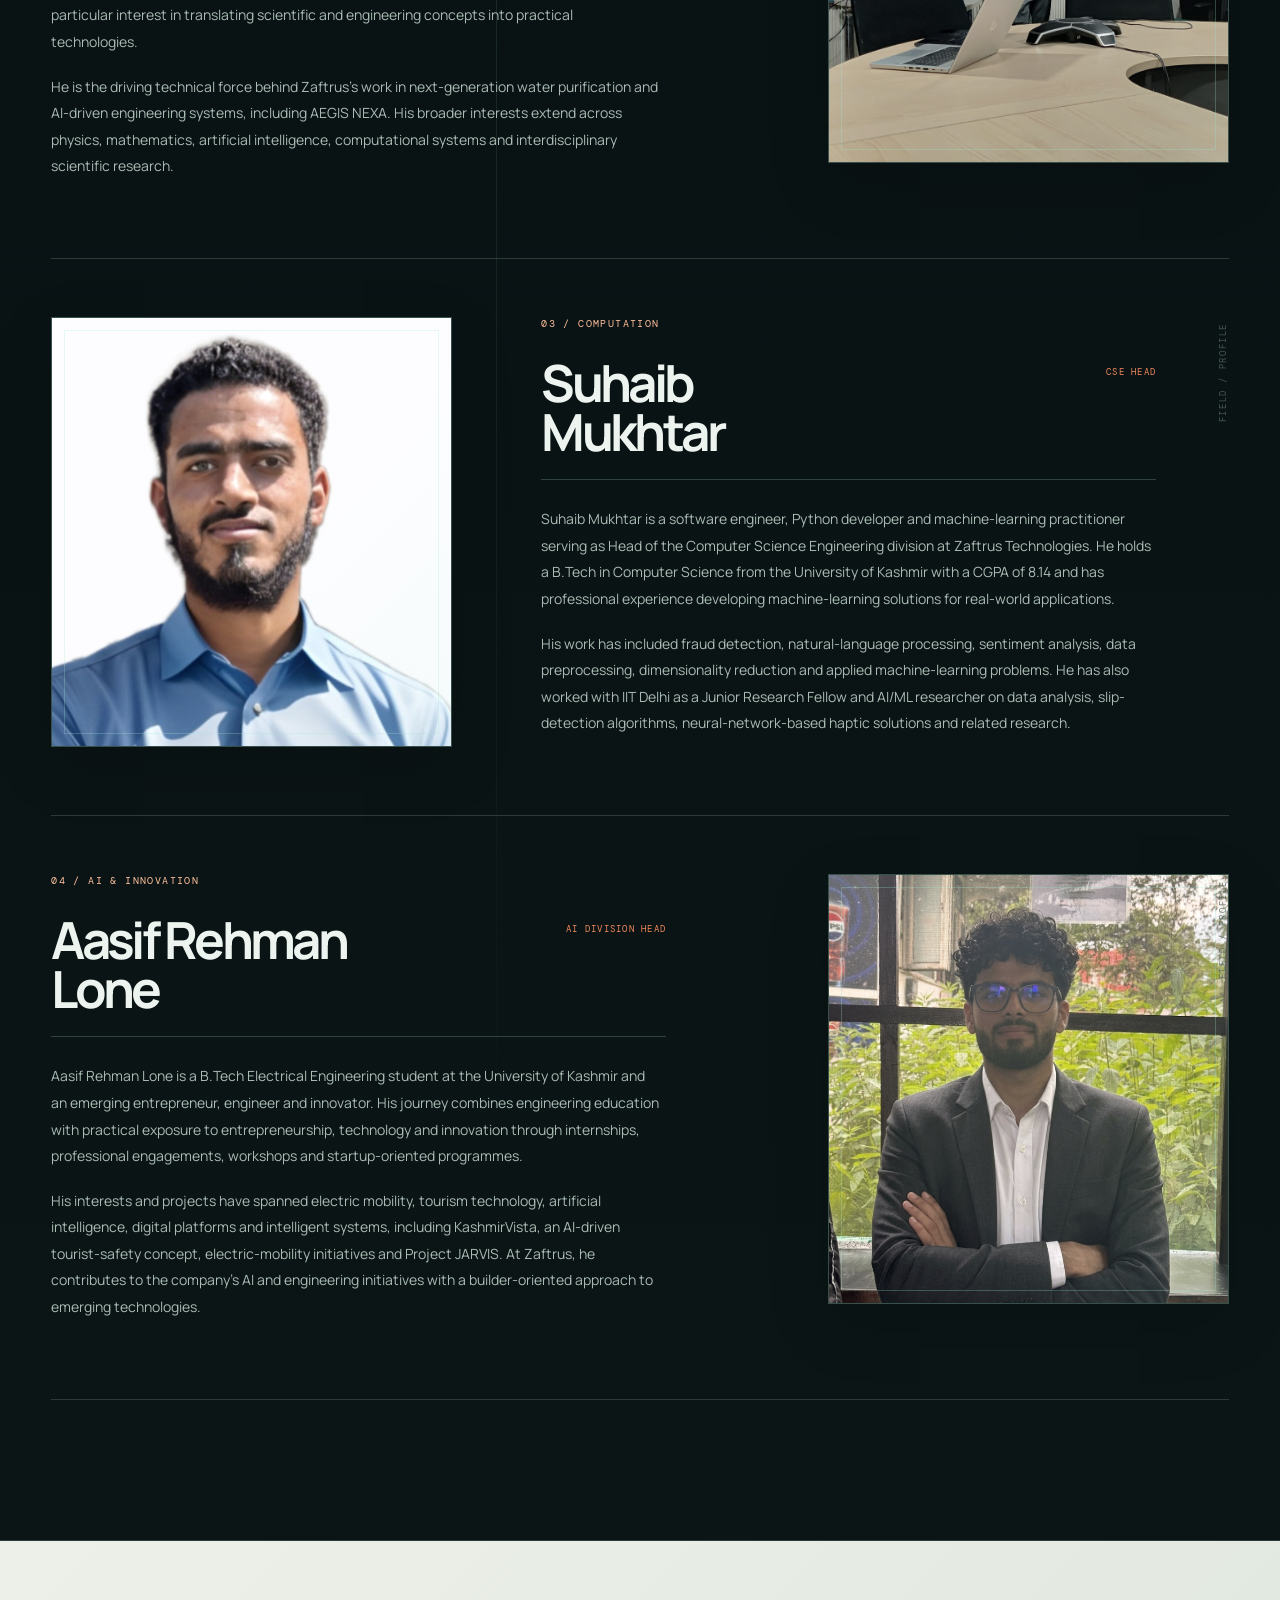
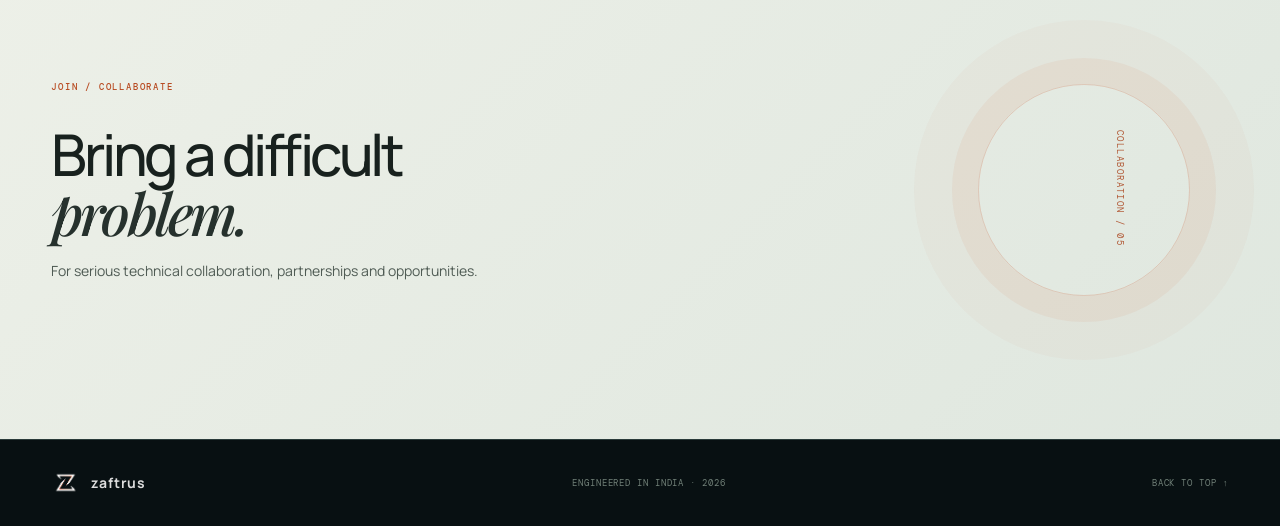
<file: team.html>
<!doctype html><html lang="en"><head><meta charset="utf-8"><meta name="viewport" content="width=device-width,initial-scale=1"><meta name="theme-color" content="#080a0b"><meta name="description" content="zaftrus — deep-tech systems for difficult problems."><link rel="icon" href="assets/zaftrus-emblem-small.png"><link rel="stylesheet" href="styles.css"><title>Team — zaftrus</title></head><body><div class="noise"></div><div class="progress"></div><header class="nav"><a class="brand" href="index.html"><img src="assets/zaftrus-emblem.png" alt="zaftrus emblem"><span class="brand-name">zaftrus</span></a><nav class="navlinks"><a class="" href="index.html">Home</a><a class="" href="technology.html">Technology</a><a class="" href="aegis-nexa.html">AEGIS NEXA</a><a class="" href="company.html">Company</a><a class="active" href="team.html">Team</a><a class="" href="contact.html">Contact</a><a class="nav-cta" href="contact.html">Start a conversation ↗</a></nav><button class="menu" aria-label="Open menu" aria-expanded="false">☰</button></header><div class="mobile-panel"><a class="" href="index.html">Home</a><a class="" href="technology.html">Technology</a><a class="" href="aegis-nexa.html">AEGIS NEXA</a><a class="" href="company.html">Company</a><a class="active" href="team.html">Team</a><a class="" href="contact.html">Contact</a></div><main id="top">
<section class="section team-intro" style="padding-top:170px">
  <p class="section-label">04 — TEAM</p>
  <div class="team-intro-grid">
    <p class="display">Built by people<br><span class="serif">who cross disciplines.</span></p>
    <div class="team-intro-copy">
      <p class="body">Zaftrus brings together academic leadership, deep-tech engineering, software, artificial intelligence and entrepreneurial execution.</p>
      <p class="team-note">The work is deliberately interdisciplinary: physical systems, materials, computation and product development are treated as parts of one engineering problem.</p>
    </div>
  </div>
</section>
<section class="section team-section">
  <div class="team-list">
    <article class="team-profile reveal">
      <div class="profile-portrait"><img src="assets/team/naseem.png" alt="Prof. Naseem Ahmad Shah"></div>
      <div class="profile-content"><div class="profile-index">01 / LEADERSHIP</div><div class="profile-heading"><h2>Prof. Naseem<br>Ahmad Shah</h2><span class="role">CEO</span></div>
      <p class="profile-bio">Prof. Naseem Ahmad Shah is a distinguished academic, scholar, and former Dean of the School of Social Sciences at the University of Kashmir. A Professor of Islamic Studies, he holds postgraduate degrees in Arabic and Islamic Studies from Aligarh Muslim University and a Ph.D. in Islamic Studies from the University of Kashmir, with research focused particularly on Islamic civilization and Central Asian history.</p>
      <p class="profile-bio">His academic career includes teaching, research supervision, institutional leadership and senior administrative responsibilities at the University of Kashmir, including serving as Professor and Director of the Institute of Islamic Studies and Provost of the University’s hostels. He has represented the University in international academic forums and contributed extensively to scholarship in Islamic civilization, Central Asian history, Arabic and Persian studies, comparative religion and social sciences.</p></div>
    </article>
    <article class="team-profile reverse reveal">
      <div class="profile-portrait"><img src="assets/team/salman.jpg" alt="Muhammad Salman Shah"></div>
      <div class="profile-content"><div class="profile-index">02 / ENGINEERING</div><div class="profile-heading"><h2>Muhammad<br>Salman Shah</h2><span class="role">CHIEF ENGINEER</span></div>
      <p class="profile-bio">Muhammad Salman Shah is a technologist, researcher and deep-tech entrepreneur serving as Chief Engineer at Zaftrus Technologies. His work spans artificial intelligence, nanotechnology, advanced materials, sustainable engineering and intelligent computational systems, with a particular interest in translating scientific and engineering concepts into practical technologies.</p>
      <p class="profile-bio">He is the driving technical force behind Zaftrus’s work in next-generation water purification and AI-driven engineering systems, including AEGIS NEXA. His broader interests extend across physics, mathematics, artificial intelligence, computational systems and interdisciplinary scientific research.</p></div>
    </article>
    <article class="team-profile reveal">
      <div class="profile-portrait"><img src="assets/team/suhaib.png" alt="Suhaib Mukhtar"></div>
      <div class="profile-content"><div class="profile-index">03 / COMPUTATION</div><div class="profile-heading"><h2>Suhaib<br>Mukhtar</h2><span class="role">CSE HEAD</span></div>
      <p class="profile-bio">Suhaib Mukhtar is a software engineer, Python developer and machine-learning practitioner serving as Head of the Computer Science Engineering division at Zaftrus Technologies. He holds a B.Tech in Computer Science from the University of Kashmir with a CGPA of 8.14 and has professional experience developing machine-learning solutions for real-world applications.</p>
      <p class="profile-bio">His work has included fraud detection, natural-language processing, sentiment analysis, data preprocessing, dimensionality reduction and applied machine-learning problems. He has also worked with IIT Delhi as a Junior Research Fellow and AI/ML researcher on data analysis, slip-detection algorithms, neural-network-based haptic solutions and related research.</p></div>
    </article>
    <article class="team-profile reverse reveal">
      <div class="profile-portrait"><img src="assets/team/aasif.png" alt="Aasif Rehman Lone"></div>
      <div class="profile-content"><div class="profile-index">04 / AI &amp; INNOVATION</div><div class="profile-heading"><h2>Aasif Rehman<br>Lone</h2><span class="role">AI DIVISION HEAD</span></div>
      <p class="profile-bio">Aasif Rehman Lone is a B.Tech Electrical Engineering student at the University of Kashmir and an emerging entrepreneur, engineer and innovator. His journey combines engineering education with practical exposure to entrepreneurship, technology and innovation through internships, professional engagements, workshops and startup-oriented programmes.</p>
      <p class="profile-bio">His interests and projects have spanned electric mobility, tourism technology, artificial intelligence, digital platforms and intelligent systems, including KashmirVista, an AI-driven tourist-safety concept, electric-mobility initiatives and Project JARVIS. At Zaftrus, he contributes to the company’s AI and engineering initiatives with a builder-oriented approach to emerging technologies.</p></div>
    </article>
  </div>
</section>
<section class="section light"><p class="section-label">JOIN / COLLABORATE</p><p class="display">Bring a difficult<br><span class="serif">problem.</span></p><p class="body">For serious technical collaboration, partnerships and opportunities.</p></section>
</main><footer><a class="footer-brand" href="index.html"><img src="assets/zaftrus-emblem.png" alt=""><strong>zaftrus</strong></a><span class="footer-copy">ENGINEERED IN INDIA · 2026</span><a class="top" href="#top">BACK TO TOP ↑</a></footer><script src="script.js"></script></body></html>
</file>
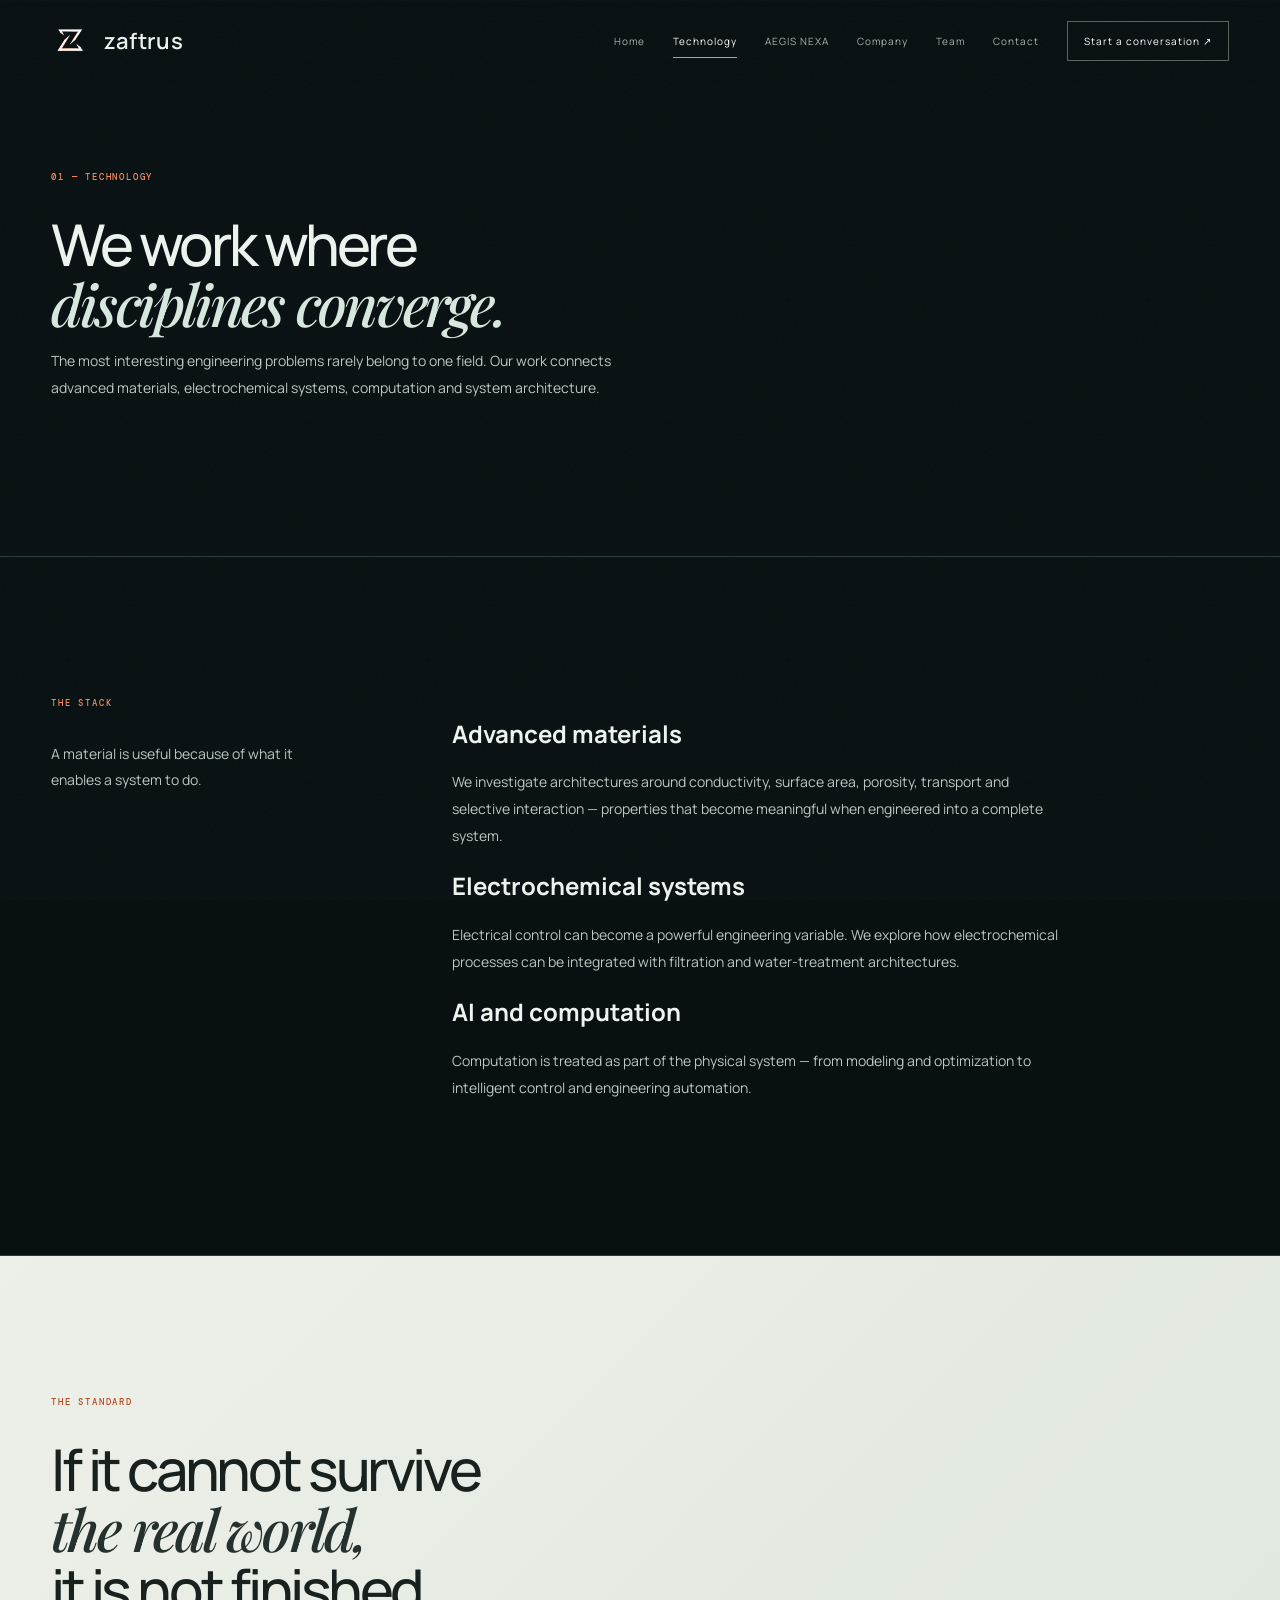
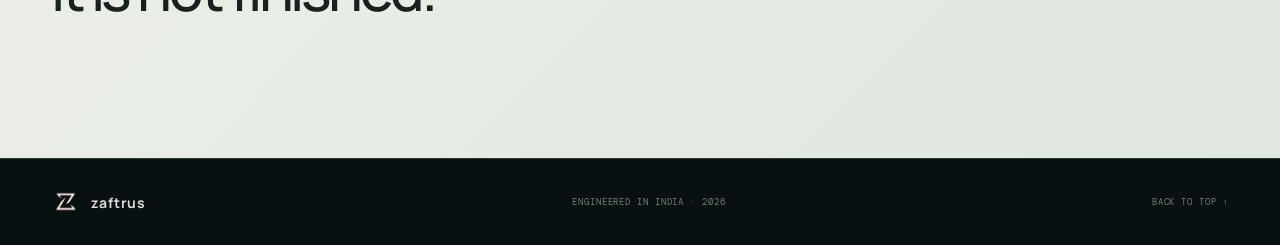
<file: technology.html>
<!doctype html><html lang="en"><head><meta charset="utf-8"><meta name="viewport" content="width=device-width,initial-scale=1"><meta name="theme-color" content="#080a0b"><meta name="description" content="zaftrus — deep-tech systems for difficult problems."><link rel="icon" href="assets/zaftrus-emblem-small.png"><link rel="stylesheet" href="styles.css"><title>Technology — zaftrus</title></head><body><div class="noise"></div><div class="progress"></div><header class="nav"><a class="brand" href="index.html"><img src="assets/zaftrus-emblem.png" alt="zaftrus emblem"><span class="brand-name">zaftrus</span></a><nav class="navlinks"><a class="" href="index.html">Home</a><a class="active" href="technology.html">Technology</a><a class="" href="aegis-nexa.html">AEGIS NEXA</a><a class="" href="company.html">Company</a><a class="" href="team.html">Team</a><a class="" href="contact.html">Contact</a><a class="nav-cta" href="contact.html">Start a conversation ↗</a></nav><button class="menu" aria-label="Open menu" aria-expanded="false">☰</button></header><div class="mobile-panel"><a class="" href="index.html">Home</a><a class="active" href="technology.html">Technology</a><a class="" href="aegis-nexa.html">AEGIS NEXA</a><a class="" href="company.html">Company</a><a class="" href="team.html">Team</a><a class="" href="contact.html">Contact</a></div><main id="top"><section class="section" style="padding-top:170px"><p class="section-label">01 — TECHNOLOGY</p><p class="display">We work where<br><span class="serif">disciplines converge.</span></p><p class="body">The most interesting engineering problems rarely belong to one field. Our work connects advanced materials, electrochemical systems, computation and system architecture.</p></section><section class="section split"><div><p class="section-label">THE STACK</p><p class="body">A material is useful because of what it enables a system to do.</p></div><div><div class="tech-block"><h2>Advanced materials</h2><p class="body">We investigate architectures around conductivity, surface area, porosity, transport and selective interaction — properties that become meaningful when engineered into a complete system.</p></div><div class="tech-block"><h2>Electrochemical systems</h2><p class="body">Electrical control can become a powerful engineering variable. We explore how electrochemical processes can be integrated with filtration and water-treatment architectures.</p></div><div class="tech-block"><h2>AI and computation</h2><p class="body">Computation is treated as part of the physical system — from modeling and optimization to intelligent control and engineering automation.</p></div></div></section><section class="section light"><p class="section-label">THE STANDARD</p><p class="display">If it cannot survive<br><span class="serif">the real world,</span><br>it is not finished.</p></section></main><footer><a class="footer-brand" href="index.html"><img src="assets/zaftrus-emblem.png" alt=""><strong>zaftrus</strong></a><span class="footer-copy">ENGINEERED IN INDIA · 2026</span><a class="top" href="#top">BACK TO TOP ↑</a></footer><script src="script.js"></script></body></html>
</file>
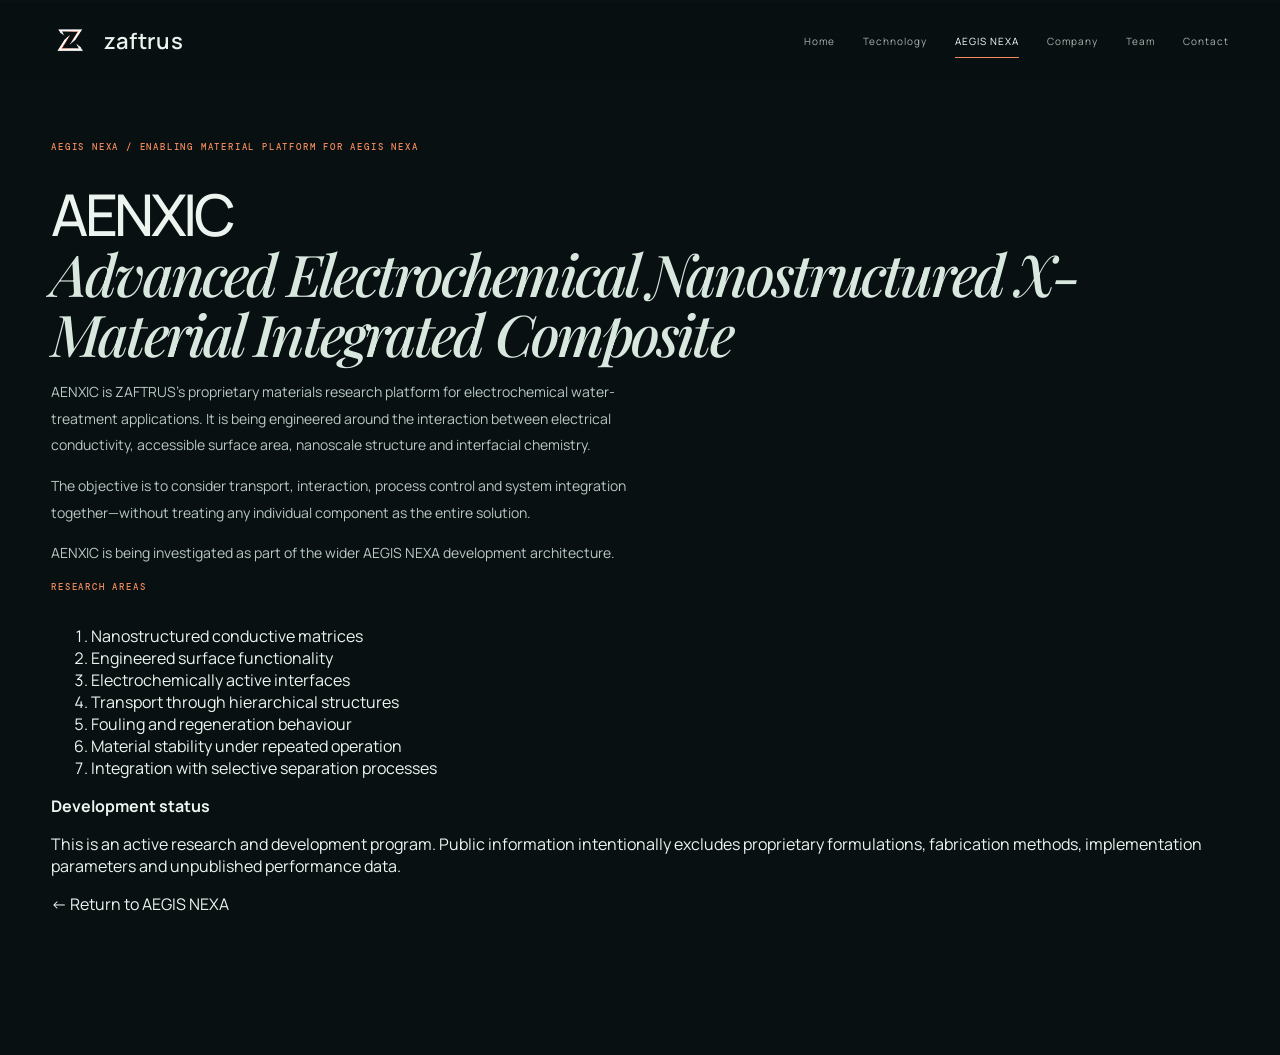
<file: aegis-nexa/aenxic.html>
<!doctype html><html lang="en"><head><meta charset="utf-8"><meta name="viewport" content="width=device-width,initial-scale=1"><title>AENXIC — ZAFTRUS</title><link rel="stylesheet" href="../styles.css"></head><body><header class="nav"><a class="brand" href="../index.html"><img src="../assets/zaftrus-emblem.png" alt="zaftrus emblem"><span class="brand-name">zaftrus</span></a><nav class="navlinks"><a href="../index.html">Home</a><a href="../technology.html">Technology</a><a class="active" href="../aegis-nexa.html">AEGIS NEXA</a><a href="../company.html">Company</a><a href="../team.html">Team</a><a href="../contact.html">Contact</a></nav></header><main class="section subpage"><p class="section-label">AEGIS NEXA / ENABLING MATERIAL PLATFORM FOR AEGIS NEXA</p><h1 class="display">AENXIC<br><span class="serif">Advanced Electrochemical Nanostructured X-Material Integrated Composite</span></h1><div class="subpage-layout"><article><p class="lead body">AENXIC is ZAFTRUS’s proprietary materials research platform for electrochemical water-treatment applications. It is being engineered around the interaction between electrical conductivity, accessible surface area, nanoscale structure and interfacial chemistry.</p><p class="body">The objective is to consider transport, interaction, process control and system integration together—without treating any individual component as the entire solution.</p><p class="body">AENXIC is being investigated as part of the wider AEGIS NEXA development architecture.</p></article><aside class="research-index"><p class="section-label">RESEARCH AREAS</p><ol><li>Nanostructured conductive matrices</li><li>Engineered surface functionality</li><li>Electrochemically active interfaces</li><li>Transport through hierarchical structures</li><li>Fouling and regeneration behaviour</li><li>Material stability under repeated operation</li><li>Integration with selective separation processes</li></ol></aside></div><section class="notice"><strong>Development status</strong><p>This is an active research and development program. Public information intentionally excludes proprietary formulations, fabrication methods, implementation parameters and unpublished performance data.</p></section><a class="back-link" href="../aegis-nexa.html">← Return to AEGIS NEXA</a></main><script src="../script.js"></script></body></html>
</file>
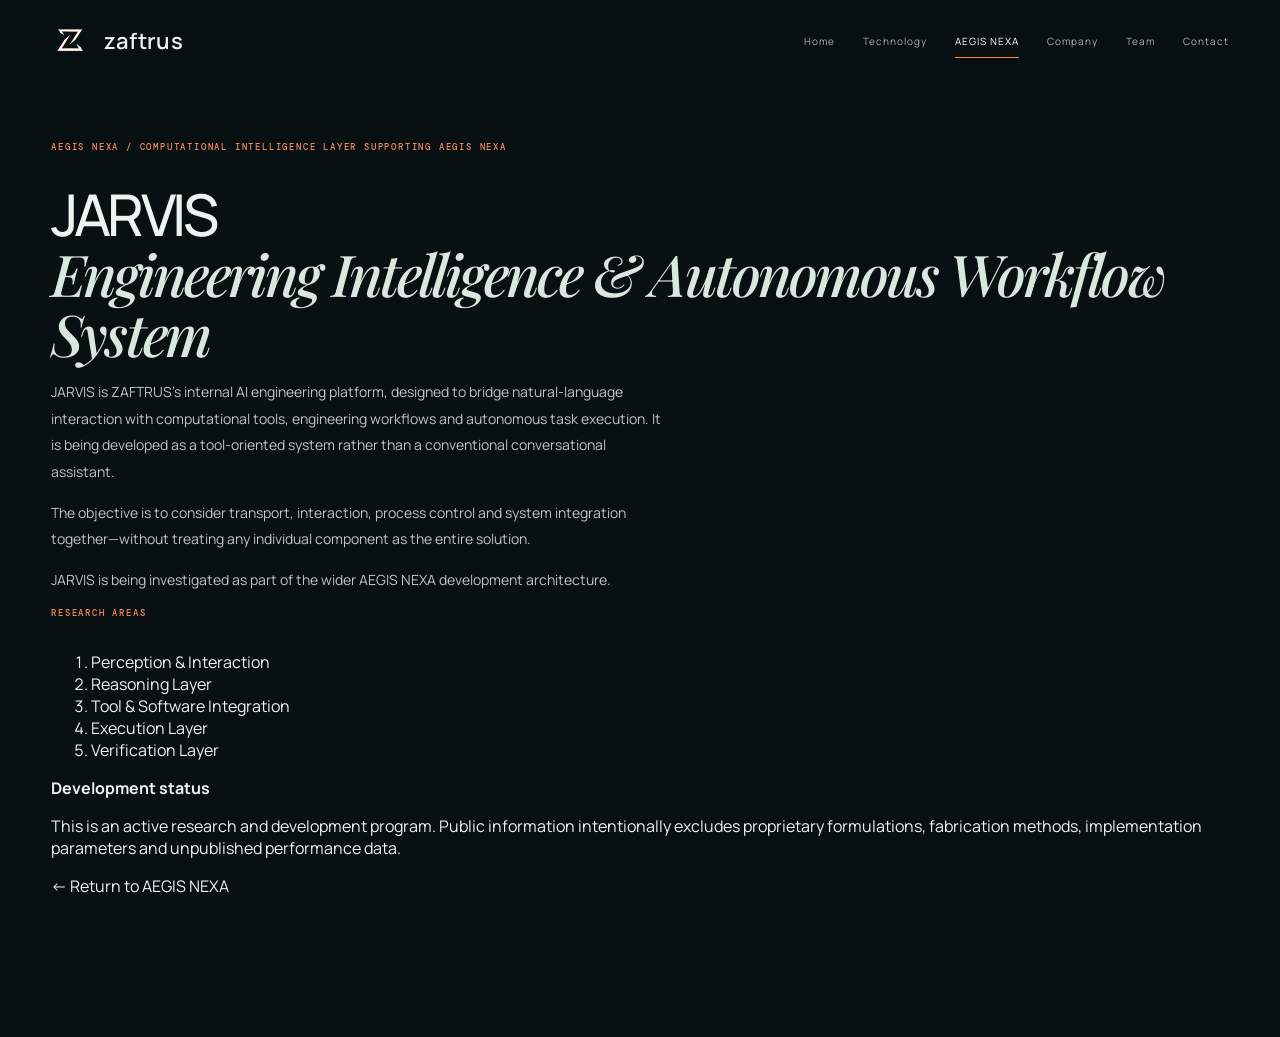
<file: aegis-nexa/jarvis.html>
<!doctype html><html lang="en"><head><meta charset="utf-8"><meta name="viewport" content="width=device-width,initial-scale=1"><title>JARVIS — ZAFTRUS</title><link rel="stylesheet" href="../styles.css"></head><body><header class="nav"><a class="brand" href="../index.html"><img src="../assets/zaftrus-emblem.png" alt="zaftrus emblem"><span class="brand-name">zaftrus</span></a><nav class="navlinks"><a href="../index.html">Home</a><a href="../technology.html">Technology</a><a class="active" href="../aegis-nexa.html">AEGIS NEXA</a><a href="../company.html">Company</a><a href="../team.html">Team</a><a href="../contact.html">Contact</a></nav></header><main class="section subpage"><p class="section-label">AEGIS NEXA / COMPUTATIONAL INTELLIGENCE LAYER SUPPORTING AEGIS NEXA</p><h1 class="display">JARVIS<br><span class="serif">Engineering Intelligence & Autonomous Workflow System</span></h1><div class="subpage-layout"><article><p class="lead body">JARVIS is ZAFTRUS’s internal AI engineering platform, designed to bridge natural-language interaction with computational tools, engineering workflows and autonomous task execution. It is being developed as a tool-oriented system rather than a conventional conversational assistant.</p><p class="body">The objective is to consider transport, interaction, process control and system integration together—without treating any individual component as the entire solution.</p><p class="body">JARVIS is being investigated as part of the wider AEGIS NEXA development architecture.</p></article><aside class="research-index"><p class="section-label">RESEARCH AREAS</p><ol><li>Perception & Interaction</li><li>Reasoning Layer</li><li>Tool & Software Integration</li><li>Execution Layer</li><li>Verification Layer</li></ol></aside></div><section class="notice"><strong>Development status</strong><p>This is an active research and development program. Public information intentionally excludes proprietary formulations, fabrication methods, implementation parameters and unpublished performance data.</p></section><a class="back-link" href="../aegis-nexa.html">← Return to AEGIS NEXA</a></main><script src="../script.js"></script></body></html>
</file>
<file: styles.css>
@import url('https://fonts.googleapis.com/css2?family=DM+Mono:wght@400;500&family=Manrope:wght@400;500;600;700;800&family=Playfair+Display:ital,wght@0,500;1,500;1,600&display=swap');
:root{--bg:#070909;--bg2:#0b100f;--paper:#f2f0e9;--muted:#89938e;--soft:#b8c0b9;--line:#29312e;--line2:#18201e;--orange:#f0642d;--orange-soft:#ff9a62;--serif:'Playfair Display',Georgia,serif;--sans:'Manrope',Arial,sans-serif;--mono:'DM Mono',monospace}
*{box-sizing:border-box}html{scroll-behavior:smooth}body{margin:0;background:var(--bg);color:var(--paper);font-family:var(--sans);overflow-x:hidden}a{color:inherit;text-decoration:none}::selection{background:var(--orange);color:#111}.noise{position:fixed;inset:0;z-index:80;pointer-events:none;opacity:.035;background-image:url("data:image/svg+xml,%3Csvg xmlns='http://www.w3.org/2000/svg' width='180' height='180'%3E%3Cfilter id='n'%3E%3CfeTurbulence type='fractalNoise' baseFrequency='.8' numOctaves='3'/%3E%3C/filter%3E%3Crect width='100%25' height='100%25' filter='url(%23n)'/%3E%3C/svg%3E")}.progress{position:fixed;top:0;left:0;height:2px;width:0;background:var(--orange);z-index:100}.nav{height:82px;position:fixed;inset:0 0 auto;z-index:70;display:flex;align-items:center;justify-content:space-between;padding:0 4vw;border-bottom:1px solid transparent;background:linear-gradient(#070909f4,transparent);transition:.35s}.nav.scrolled{height:68px;background:#070909eF;border-color:var(--line);backdrop-filter:blur(20px)}.brand{display:flex;align-items:center;gap:14px}.brand img{width:39px;height:39px;object-fit:contain}.brand-name{font-size:22px;font-weight:600;letter-spacing:.02em}.navlinks{display:flex;align-items:center;gap:28px}.navlinks a{font-size:10px;letter-spacing:.1em;color:#aab2ac;position:relative}.navlinks a:not(.nav-cta):after{content:'';position:absolute;left:0;right:100%;bottom:-10px;height:1px;background:var(--orange);transition:right .3s}.navlinks a:hover,.navlinks a.active{color:#fff}.navlinks a:hover:after,.navlinks a.active:after{right:0}.nav-cta{border:1px solid #58635d;padding:12px 16px;color:#fff!important}.menu{display:none;background:none;border:0;color:#fff;font-size:24px}.mobile-panel{display:none}
.hero{min-height:100svh;position:relative;display:grid;grid-template-columns:1.03fr 1.35fr .48fr;gap:2vw;align-items:center;padding:145px 4vw 54px;overflow:hidden;border-bottom:1px solid var(--line);background:radial-gradient(ellipse at 60% 45%,#17201d 0%,#0b100f 18%,#070909 54%)}.hero:before{content:'';position:absolute;inset:0;background-image:linear-gradient(#f0642d0d 1px,transparent 1px),linear-gradient(90deg,#f0642d0d 1px,transparent 1px);background-size:88px 88px;mask-image:linear-gradient(90deg,#000,transparent 78%)}.hero-copy,.hero-visual,.approach,.hero-meta{position:relative;z-index:2}.eyebrow,.section-label{font:500 9px var(--mono);letter-spacing:.2em;text-transform:uppercase;color:var(--orange)}.hero h1{font-size:clamp(58px,6.35vw,116px);line-height:.91;letter-spacing:-.075em;font-weight:500;margin:32px 0 28px}.outline{color:transparent;-webkit-text-stroke:1px #78827b}.serif{font-family:var(--serif);font-style:italic;font-weight:500;color:#e6e4dc;letter-spacing:-.05em}.lede,.body{font-size:14px;line-height:1.9;color:var(--soft);max-width:610px}.actions{display:flex;gap:10px;flex-wrap:wrap;margin-top:32px}.btn{display:inline-flex;align-items:center;gap:22px;padding:14px 17px;border:1px solid #46514b;font:500 10px var(--mono);letter-spacing:.08em;text-transform:uppercase;transition:.25s}.btn:hover{border-color:var(--orange);transform:translateY(-2px)}.btn.primary{background:var(--orange);border-color:var(--orange);color:#120d0a}.btn.primary:hover{background:var(--orange-soft)}.hero-meta{position:absolute;left:4vw;right:4vw;bottom:22px;display:flex;justify-content:space-between;color:#65716b;font:9px var(--mono);letter-spacing:.12em}.hero-visual{width:min(100%,720px);aspect-ratio:1;margin:auto;filter:drop-shadow(0 0 50px #f0642d0b)}.orb{position:absolute;left:22%;top:22%;width:56%;aspect-ratio:1;border-radius:50%;background:radial-gradient(circle at 30% 22%,#69756d 0,#303b35 22%,#121918 58%,#080a09 76%);box-shadow:inset -35px -30px 75px #000,0 0 0 1px #5c6961aa,0 0 90px #f0642d12;overflow:hidden}.orb:before{content:'';position:absolute;inset:7%;border:1px solid #d8ddd4aa;border-radius:50%;transform:rotate(-26deg) scaleY(.72);box-shadow:inset 0 0 0 14px #ffffff05}.orb:after{content:'';position:absolute;inset:15%;background:repeating-linear-gradient(60deg,transparent 0 14px,#e8ece21c 15px 16px,transparent 17px 29px);mix-blend-mode:screen;transform:rotate(16deg)}.orbit{position:absolute;inset:8%;border:1px solid #7d8a80aa;border-radius:50%;transform:rotate(22deg) scaleY(.48)}.orbit.o2{inset:2%;transform:rotate(-28deg) scaleY(.34);border-color:#f0642d99}.orbit.o3{inset:18%;transform:rotate(78deg) scaleY(.52);border-color:#aab4aa66}.hero-visual:before,.hero-visual:after{content:'';position:absolute;background:#f0642d55}.hero-visual:before{width:1px;height:100%;left:50%;top:0}.hero-visual:after{height:1px;width:100%;top:50%;left:0}.node{position:absolute;width:7px;height:7px;border:1px solid var(--orange);background:#0a0d0c;border-radius:50%;box-shadow:0 0 0 5px #f0642d0e}.n1{left:18%;top:30%}.n2{right:14%;top:42%}.n3{left:42%;bottom:16%}.visual-label{position:absolute;color:#839188;font:8px var(--mono);letter-spacing:.15em}.vl1{left:4%;top:30%}.vl2{right:0;top:42%}.vl3{left:39%;bottom:5%}.approach{border-left:1px solid var(--line);padding-left:30px;max-width:250px}.approach h3{font:500 28px/1.05 var(--serif);margin:20px 0}.approach p{font-size:12px;line-height:1.8;color:#a3ada6}.approach-list{display:grid;gap:14px;margin-top:28px;font:9px var(--mono);letter-spacing:.15em;color:#829087}.approach-list b{color:var(--orange);font-weight:400;margin-right:18px}
.section{padding:140px 4vw;border-top:1px solid var(--line);position:relative}.split,.company-grid,.contact-grid,.work-head,.feature-grid{display:grid;grid-template-columns:.52fr 1.48fr;gap:10vw}.display{font-size:clamp(42px,4.5vw,80px);line-height:1.02;letter-spacing:-.06em;font-weight:500;margin:0}.rule{width:90px;height:1px;background:var(--orange);margin:38px 0}.section-label{margin:0 0 32px}.work-head{align-items:end;margin-bottom:75px}.work-head>.body{margin:0}.work-grid{display:grid;grid-template-columns:1.3fr 1fr 1fr;border-top:1px solid var(--line)}.work-card{min-height:470px;padding:30px 28px;border-right:1px solid var(--line);border-bottom:1px solid var(--line);position:relative;overflow:hidden;background:linear-gradient(145deg,#0b100f,#080a0a);transition:.35s}.work-card:last-child{border-right:0}.work-card:before{content:'';position:absolute;width:260px;height:260px;border:1px solid #f0642d22;border-radius:50%;right:-130px;bottom:-130px;transition:.5s}.work-card:hover{background:#101613}.work-card:hover:before{right:-80px;bottom:-80px}.work-no{font:9px var(--mono);color:#68756d;letter-spacing:.12em}.work-icon{font-size:36px;color:var(--orange-soft);margin:80px 0 92px}.work-card h3{font-size:29px;line-height:1.05;letter-spacing:-.05em;font-weight:500;margin:0 0 18px}.work-card p{font-size:13px;line-height:1.8;color:#9ba69e;max-width:380px}.work-link{position:absolute;bottom:28px;left:28px;font:9px var(--mono);letter-spacing:.14em;color:var(--orange)}
.feature{padding:118px 4vw 0;min-height:800px;position:relative;overflow:hidden;background:linear-gradient(120deg,#0d1411,#090d0c 65%,#111814);border-top:1px solid var(--line)}.feature:before{content:'AEGIS';position:absolute;right:-3vw;top:80px;font-size:27vw;line-height:.8;font-weight:800;letter-spacing:-.1em;color:#111b17;pointer-events:none}.feature-grid{position:relative;z-index:2}.feature-title{font-size:clamp(84px,10.5vw,175px);line-height:.78;letter-spacing:-.09em;font-weight:500;margin:40px 0}.feature-title span{color:var(--orange)}.feature-copy{padding-top:85px;max-width:540px}.feature-copy h3{font:500 36px/1.08 var(--serif);margin:0 0 24px}.feature-copy .body{color:#a9b2aa}.feature-visual{position:relative;height:430px;margin-top:45px}.stack{position:absolute;left:22%;top:10%;width:58%;height:70%;border:1px solid #6d7970;transform:perspective(900px) rotateX(56deg) rotateZ(-25deg);background:linear-gradient(135deg,#1a2420,#0b0f0d);box-shadow:0 0 0 12px #f0642d08,0 0 0 26px #f0642d05}.stack:before,.stack:after{content:'';position:absolute;left:7%;right:7%;height:24%;border:1px solid var(--orange);background:#1c1511}.stack:before{top:18%;box-shadow:0 95px 0 -1px #f0642d55,0 190px 0 -1px #f0642d55}.stack:after{top:48%;border-color:#839087;background:#17201c}.flow-line{position:absolute;left:8%;right:0;top:50%;border-top:1px dashed var(--orange);transform:rotate(-11deg);animation:scan 5s ease-in-out infinite alternate}.feature-note{position:absolute;left:0;bottom:18px;font:9px var(--mono);letter-spacing:.14em;color:#708078}@keyframes scan{from{transform:translateY(-12px) rotate(-11deg);opacity:.3}to{transform:translateY(12px) rotate(-11deg);opacity:1}}
.light{background:linear-gradient(135deg,#f3f0e8,#e7e7df);color:#101312}.light .section-label{color:#c74e20}.light .display{color:#111}.light .body,.light p{color:#5d6660}.principle-grid{display:grid;grid-template-columns:repeat(4,1fr);border-top:1px solid #c1c4bc;margin-top:80px}.principle{min-height:270px;padding:28px 22px 20px 0;margin-right:22px;border-right:1px solid #c1c4bc}.principle:last-child{border-right:0}.principle .num{font:10px var(--mono);color:#c74e20}.principle h3{font-size:24px;letter-spacing:-.05em;margin:78px 0 15px}.principle p{font-size:13px;line-height:1.8}.partner-list{display:grid;grid-template-columns:1fr 1fr;border-top:1px solid var(--line);margin-top:45px}.partner-list span{padding:21px 0;border-bottom:1px solid var(--line);font-size:13px;color:#8f9a92;transition:.2s}.partner-list span:hover{color:var(--orange)}.team-grid{display:grid;grid-template-columns:repeat(4,1fr);border-top:1px solid var(--line)}.person{padding:28px 18px 30px 0;margin-right:20px;border-right:1px solid var(--line)}.person:last-child{border-right:0}.person-mark{height:230px;border:1px solid #303b35;background:radial-gradient(circle at 65% 35%,#303b35,#101715 50%,#090d0c);display:grid;place-items:center;position:relative;overflow:hidden;margin-bottom:24px}.person-mark:before{content:'';width:125px;height:125px;border:1px solid #f0642d60;border-radius:50%;box-shadow:0 0 70px #f0642d12}.person-mark:after{content:'';position:absolute;inset:14px;border:1px solid #f0642d18;transform:rotate(45deg)}.initial{position:absolute;font-size:43px;font-weight:700;letter-spacing:-.08em}.role{font:9px var(--mono);letter-spacing:.14em;color:var(--orange);text-transform:uppercase}.person h3{font-size:20px;line-height:1.15;margin:12px 0}.person p{font-size:12px;line-height:1.75;color:#8e9991}.contact-list{border-left:1px solid #c1c4bc;padding-left:28px;display:grid;gap:14px}.contact-list span{font-size:13px;color:#5d6660}.contact-list span:before{content:'';display:inline-block;width:5px;height:5px;background:var(--orange);border-radius:50%;margin:0 12px 2px 0}.mail{display:inline-block;margin-top:25px;font-size:clamp(25px,3vw,48px);letter-spacing:-.06em}.mail span{color:var(--orange)}footer{padding:28px 4vw;display:flex;justify-content:space-between;align-items:center;border-top:1px solid var(--line);color:#718078}.footer-brand{display:flex;align-items:center;gap:10px}.footer-brand img{width:30px;height:30px;object-fit:contain}.footer-brand strong{font-size:14px;letter-spacing:.06em;color:#ddd}.footer-copy,.top{font:9px var(--mono);letter-spacing:.1em}
@media(max-width:1100px){.hero{grid-template-columns:1fr 1fr}.hero-visual{grid-column:2;grid-row:1/3}.approach{display:none}.work-grid,.team-grid{grid-template-columns:1fr 1fr}.work-card:nth-child(2){border-right:0}.feature-grid,.company-grid,.contact-grid,.split,.work-head{grid-template-columns:1fr;gap:35px}.feature-copy{padding-top:0}.principle-grid{grid-template-columns:1fr 1fr}.principle:nth-child(2){border-right:0}.navlinks{gap:15px}}
@media(max-width:650px){.nav{height:66px;padding:0 6vw}.navlinks{display:none}.menu{display:block}.mobile-panel{position:fixed;z-index:65;top:66px;left:0;right:0;background:#0b0f0ef7;border-bottom:1px solid var(--line);padding:25px 6vw;display:none;flex-direction:column;gap:20px;backdrop-filter:blur(18px)}.mobile-panel.open{display:flex}.mobile-panel a{font-size:12px;letter-spacing:.1em}.hero{display:block;padding:125px 6vw 78px}.hero h1{font-size:clamp(52px,15vw,84px)}.hero-visual{width:100%;margin:38px auto 0}.hero-meta{left:6vw;right:6vw;font-size:8px}.hero-meta span:last-child{display:none}.section,.feature{padding:90px 6vw}.display{font-size:41px}.work-head{margin-bottom:48px}.work-grid,.team-grid{grid-template-columns:1fr}.work-card{min-height:410px;border-right:0}.work-icon{margin:58px 0 70px}.feature-title{font-size:88px}.feature-visual{height:330px}.principle-grid{grid-template-columns:1fr;margin-top:50px}.principle{min-height:205px;border-right:0;border-bottom:1px solid #c1c4bc;margin:0}.principle h3{margin-top:45px}.person{border-right:0;margin:0;padding-right:0;border-bottom:1px solid var(--line)}.footer-copy{display:none}footer{padding:24px 6vw}.contact-list{padding-left:18px}.mail{font-size:27px}}
@media(prefers-reduced-motion:reduce){*,*:before,*:after{animation:none!important;transition:none!important;scroll-behavior:auto!important}}

/* Dynamic layer — intentionally quiet, but alive. */
body{opacity:1;transition:background .35s ease}body.page-ready{opacity:1}body.page-leaving{opacity:0}
.btn,.mail,.work-card{transform:translate3d(var(--mx,0),var(--my,0),0);transition:transform .25s ease,background .25s ease,border-color .25s ease}
.system-canvas{position:absolute;inset:0;width:100%;height:100%;pointer-events:auto;mix-blend-mode:screen;opacity:.95}
.hero-visual,.feature-visual{isolation:isolate}
.hero-visual:after{content:"";position:absolute;inset:8%;border:1px solid rgba(238,91,34,.12);border-radius:50%;transform:rotate(calc(var(--scroll,0) * .03deg));pointer-events:none}
.feature-visual .system-canvas{opacity:.72}
@media (prefers-reduced-motion:reduce){body{transition:none}.system-canvas{display:none}.btn,.mail,.work-card{transform:none!important}}
/* final formatting corrections */
body{opacity:1!important;visibility:visible!important;background:var(--bg);color:var(--paper)}
.reveal{opacity:1;transform:none}
.system-canvas{display:block;position:absolute;inset:0;width:100%;height:100%;pointer-events:none}
.hero-visual,.feature-visual{min-width:0;min-height:0}
@media(max-width:1100px){.hero{grid-template-columns:1fr 1fr}.hero-visual{grid-column:2;grid-row:1/3}.approach{display:none}}
@media(max-width:650px){.hero{display:block}.hero-visual{grid-column:auto;grid-row:auto;min-height:420px}.hero-meta{position:relative;left:auto;right:auto;bottom:auto;margin-top:35px}.work-grid,.team-grid,.principle-grid{grid-template-columns:1fr}.feature-grid,.split,.contact-grid,.work-head{grid-template-columns:1fr;gap:35px}}

/* Connected program navigation */
.related-programs{padding-top:80px;padding-bottom:80px}.related-grid{display:grid;grid-template-columns:repeat(2,minmax(0,1fr));gap:1px;background:#303638;border:1px solid #303638}.related-link{display:flex;flex-direction:column;gap:18px;min-height:250px;padding:34px;background:#101415;color:inherit;text-decoration:none;transition:background .3s,transform .3s}.related-link:hover{background:#182022;transform:translateY(-4px)}.related-link span{font:11px/1.2 monospace;letter-spacing:.14em;color:#91a09b}.related-link strong{font-size:clamp(42px,6vw,88px);font-weight:500;letter-spacing:-.07em}.related-link em{font-style:normal;max-width:330px;color:#b7c0bc;line-height:1.6}@media(max-width:700px){.related-grid{grid-template-columns:1fr}}

.ecosystem-section{position:relative;overflow:hidden}.ecosystem-intro{max-width:760px;margin:28px 0 54px}.ecosystem-grid{display:grid;grid-template-columns:repeat(2,minmax(0,1fr));gap:1px;background:rgba(255,255,255,.16);border:1px solid rgba(255,255,255,.16)}.ecosystem-card{background:#0b0e10;padding:34px 30px;min-height:270px;display:grid;grid-template-columns:42px 1fr;gap:20px;position:relative}.ecosystem-card.featured{grid-column:span 2;background:linear-gradient(125deg,#12181a,#0b0e10 65%);min-height:300px}.ecosystem-index{font:12px/1 monospace;color:#a8c7b5;padding-top:4px}.ecosystem-kicker{font:11px/1.4 monospace;letter-spacing:.12em;color:#8d9c94;margin:0 0 16px}.ecosystem-card h3{font-size:clamp(26px,3vw,48px);font-weight:400;letter-spacing:-.04em;margin:0 0 16px}.ecosystem-card p:not(.ecosystem-kicker):not(.ecosystem-note){color:#b7c0bb;line-height:1.7;max-width:650px}.ecosystem-note{font:11px/1.4 monospace;text-transform:uppercase;letter-spacing:.08em;color:#d4e2d8;margin-top:22px}.ecosystem-footnote{font-size:13px;color:#8d9c94;max-width:760px;margin-top:24px}@media(max-width:760px){.ecosystem-grid{grid-template-columns:1fr}.ecosystem-card.featured{grid-column:span 1}.ecosystem-card{padding:25px 20px;grid-template-columns:30px 1fr}}
/* Team profile redesign */
.team-intro-grid{display:grid;grid-template-columns:1.25fr .75fr;gap:8vw;align-items:end;margin-top:38px}.team-intro-copy{max-width:420px;padding-bottom:8px}.team-note{font:12px/1.8 var(--mono);color:#8e9991;border-top:1px solid var(--line);padding-top:18px;margin-top:28px}.team-list{border-top:1px solid var(--line)}.team-profile{display:grid;grid-template-columns:minmax(260px,34%) 1fr;gap:7vw;padding:58px 0 64px;border-bottom:1px solid var(--line);align-items:start}.team-profile.reverse{grid-template-columns:1fr minmax(260px,34%)}.team-profile.reverse .profile-portrait{grid-column:2;grid-row:1}.team-profile.reverse .profile-content{grid-column:1;grid-row:1}.profile-portrait{height:430px;overflow:hidden;background:#151b18;position:relative}.profile-portrait:after{content:'';position:absolute;inset:14px;border:1px solid rgba(240,100,45,.32);pointer-events:none}.profile-portrait img{width:100%;height:100%;object-fit:cover;display:block;filter:saturate(.82) contrast(1.04);transition:transform .8s cubic-bezier(.2,.7,.2,1),filter .4s}.team-profile:hover .profile-portrait img{transform:scale(1.035);filter:saturate(1) contrast(1.04)}.profile-content{max-width:650px}.profile-index{font:10px var(--mono);letter-spacing:.14em;color:var(--orange);margin-bottom:28px}.profile-heading{display:flex;justify-content:space-between;gap:24px;align-items:flex-start;border-bottom:1px solid var(--line);padding-bottom:24px;margin-bottom:26px}.profile-heading h2{font-size:clamp(34px,4vw,66px);line-height:.95;letter-spacing:-.07em;margin:0}.profile-heading .role{padding-top:8px;white-space:nowrap}.profile-bio{font-size:14px;line-height:1.9;color:#9aa49d;max-width:610px}.profile-bio+.profile-bio{margin-top:18px}@media(max-width:900px){.team-intro-grid{grid-template-columns:1fr;gap:30px}.team-profile,.team-profile.reverse{grid-template-columns:1fr;gap:30px}.team-profile.reverse .profile-portrait,.team-profile.reverse .profile-content{grid-column:auto;grid-row:auto}.profile-portrait{height:460px}.profile-content{max-width:none}}@media(max-width:650px){.profile-portrait{height:360px}.profile-heading{display:block}.profile-heading .role{display:block;margin-top:18px}.profile-bio{font-size:13px}.team-profile{padding:42px 0 48px}}

/* Final visual correction layer — restrained colour, editorial technical accents */
:root{
  --bg:#081012;
  --bg2:#0d1718;
  --paper:#edf4ef;
  --muted:#81928d;
  --soft:#b9c8c1;
  --line:#2a3b3a;
  --line2:#172727;
  --orange:#f28a5b;
  --orange-soft:#ffc09b;
  --mint:#9de3d0;
}
body{background:var(--bg);color:var(--paper)}
.nav{background:linear-gradient(#081012f5,transparent)}
.nav.scrolled{background:#081012ed;border-color:var(--line)}
.hero{background:radial-gradient(ellipse at 62% 44%,#1b3430 0%,#10201f 22%,#081012 62%)}
.hero:before{background-image:linear-gradient(#9de3d00c 1px,transparent 1px),linear-gradient(90deg,#9de3d00c 1px,transparent 1px)}
.outline{-webkit-text-stroke:1px #718b83}
.serif{color:#d8e8df}
.btn{border-color:#49615b}.btn.primary{background:var(--orange);border-color:var(--orange)}
.work-card{background:linear-gradient(145deg,#10201f,#0a1213);border-color:var(--line)}
.work-card:hover{background:#152a27}
.work-card:before{border-color:#9de3d022}
.feature{background:linear-gradient(120deg,#10211e,#0b1516 65%,#13221f)}
.feature:before{color:#152a26}
.light{background:linear-gradient(135deg,#edf0e8,#dfe7df)}

/* Team page: add visual structure to the negative space without repeating cards */
.team-intro{overflow:hidden;background:
  radial-gradient(circle at 83% 28%,#9de3d010 0 1px,transparent 2px),
  linear-gradient(90deg,transparent 0 78%,#9de3d008 78% 78.1%,transparent 78.1%);
  background-size:18px 18px,100% 100%;
}
.team-intro:after{content:'';position:absolute;right:-8vw;top:115px;width:34vw;max-width:520px;aspect-ratio:1;border:1px solid #9de3d02b;border-radius:50%;box-shadow:0 0 0 34px #9de3d008,0 0 0 90px #9de3d005;pointer-events:none}
.team-intro:before{content:'Z / 04';position:absolute;right:5vw;top:145px;font:10px var(--mono);letter-spacing:.2em;color:#6e827b;z-index:1}
.team-section{padding-top:50px;background:linear-gradient(180deg,#081012 0%,#0b1516 100%)}
.team-list{position:relative}
.team-list:before{content:'';position:absolute;left:calc(34% + 3.5vw);top:0;bottom:0;width:1px;background:linear-gradient(#9de3d033,transparent 90%);pointer-events:none}
.team-profile{position:relative}
.team-profile:after{content:'FIELD / PROFILE';position:absolute;right:0;top:64px;font:9px var(--mono);letter-spacing:.18em;color:#526761;writing-mode:vertical-rl;transform:rotate(180deg);opacity:.8}
.profile-portrait{background:#12201f;border:1px solid #38504a;box-shadow:0 20px 60px #00000020}
.profile-portrait:before{content:'';position:absolute;inset:0;background:linear-gradient(135deg,transparent 55%,#9de3d014);pointer-events:none;z-index:1}
.profile-portrait:after{inset:12px;border-color:#9de3d044}
.profile-content{padding-right:35px}
.profile-heading{border-color:#31433f}
.profile-heading h2{color:#edf4ef}
.profile-bio{color:#a9bbb3}
.profile-index{color:var(--orange-soft)}
.team-note{border-color:#31433f;color:#8da39a}

/* Distinct closing graphic instead of another empty text block */
.team-section + .light{position:relative;overflow:hidden}
.team-section + .light:after{content:'';position:absolute;right:7vw;top:50%;width:210px;height:210px;border:1px solid #c74e2038;border-radius:50%;transform:translateY(-50%);box-shadow:0 0 0 26px #c74e2010,0 0 0 64px #c74e2008}
.team-section + .light:before{content:'COLLABORATION / 05';position:absolute;right:8vw;top:calc(50% - 8px);font:9px var(--mono);letter-spacing:.16em;color:#b25b38;transform:rotate(90deg);transform-origin:center;z-index:1}
@media(max-width:900px){.team-intro:after{right:-18vw;width:60vw}.team-list:before,.team-profile:after{display:none}.profile-content{padding-right:0}.team-section + .light:after,.team-section + .light:before{display:none}}

/* v17 contrast correction: light sections must use dark typography */
.light .serif,
.light .display .serif,
.light .feature-title .serif {
  color: #26312d;
}
.light .outline {
  -webkit-text-stroke-color: #68756d;
}
.light a:not(.btn),
.light .mail {
  color: #18211e;
}
.light .mail span {
  color: #c74e20;
}
.light .section-label,
.light .num,
.light .role {
  color: #b84b22;
}
.light .principle h3,
.light .principle p,
.light .display,
.light h1,
.light h2,
.light h3,
.light strong {
  color: #18211e;
}
.light .contact-list span,
.light .body,
.light p {
  color: #4f5b54;
}
.light .btn {
  color: #18211e;
  border-color: #7d8980;
}
.light .btn.primary {
  color: #fff;
  background: #c95728;
  border-color: #c95728;
}
</file>
